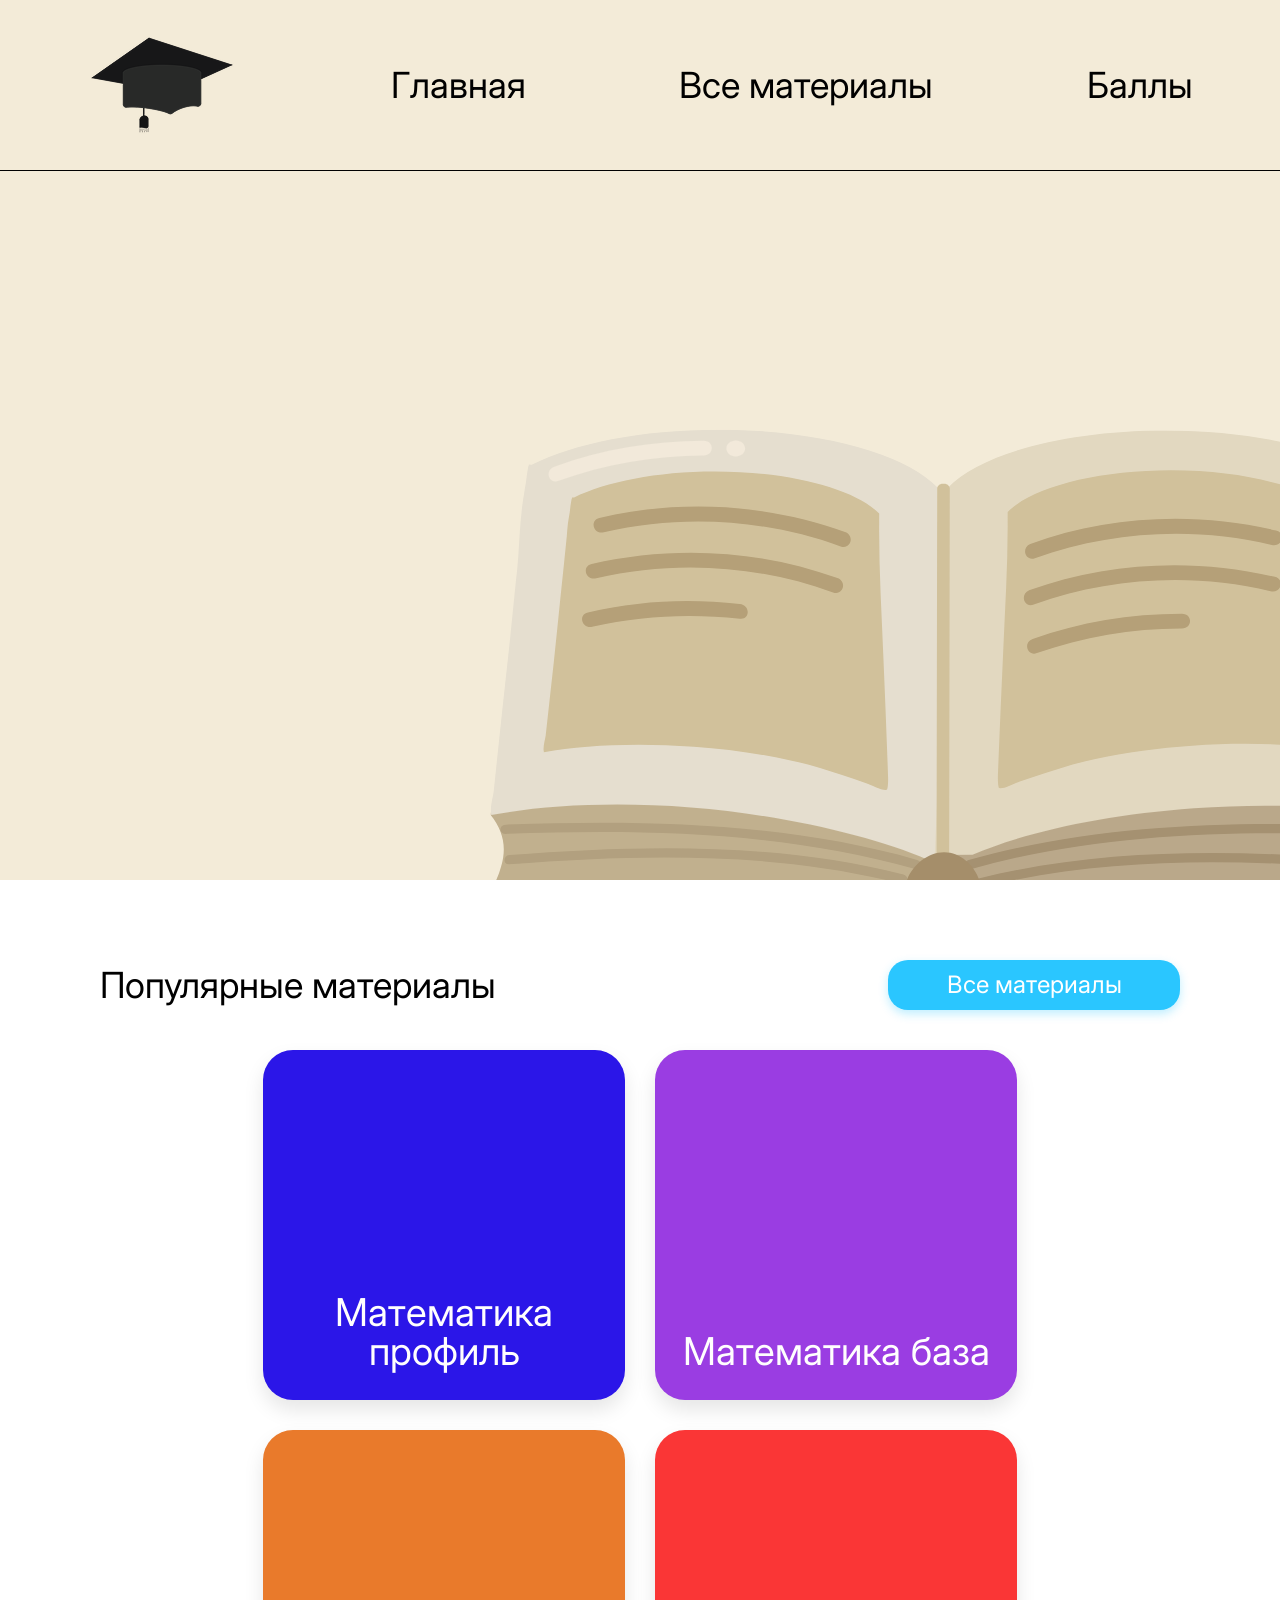
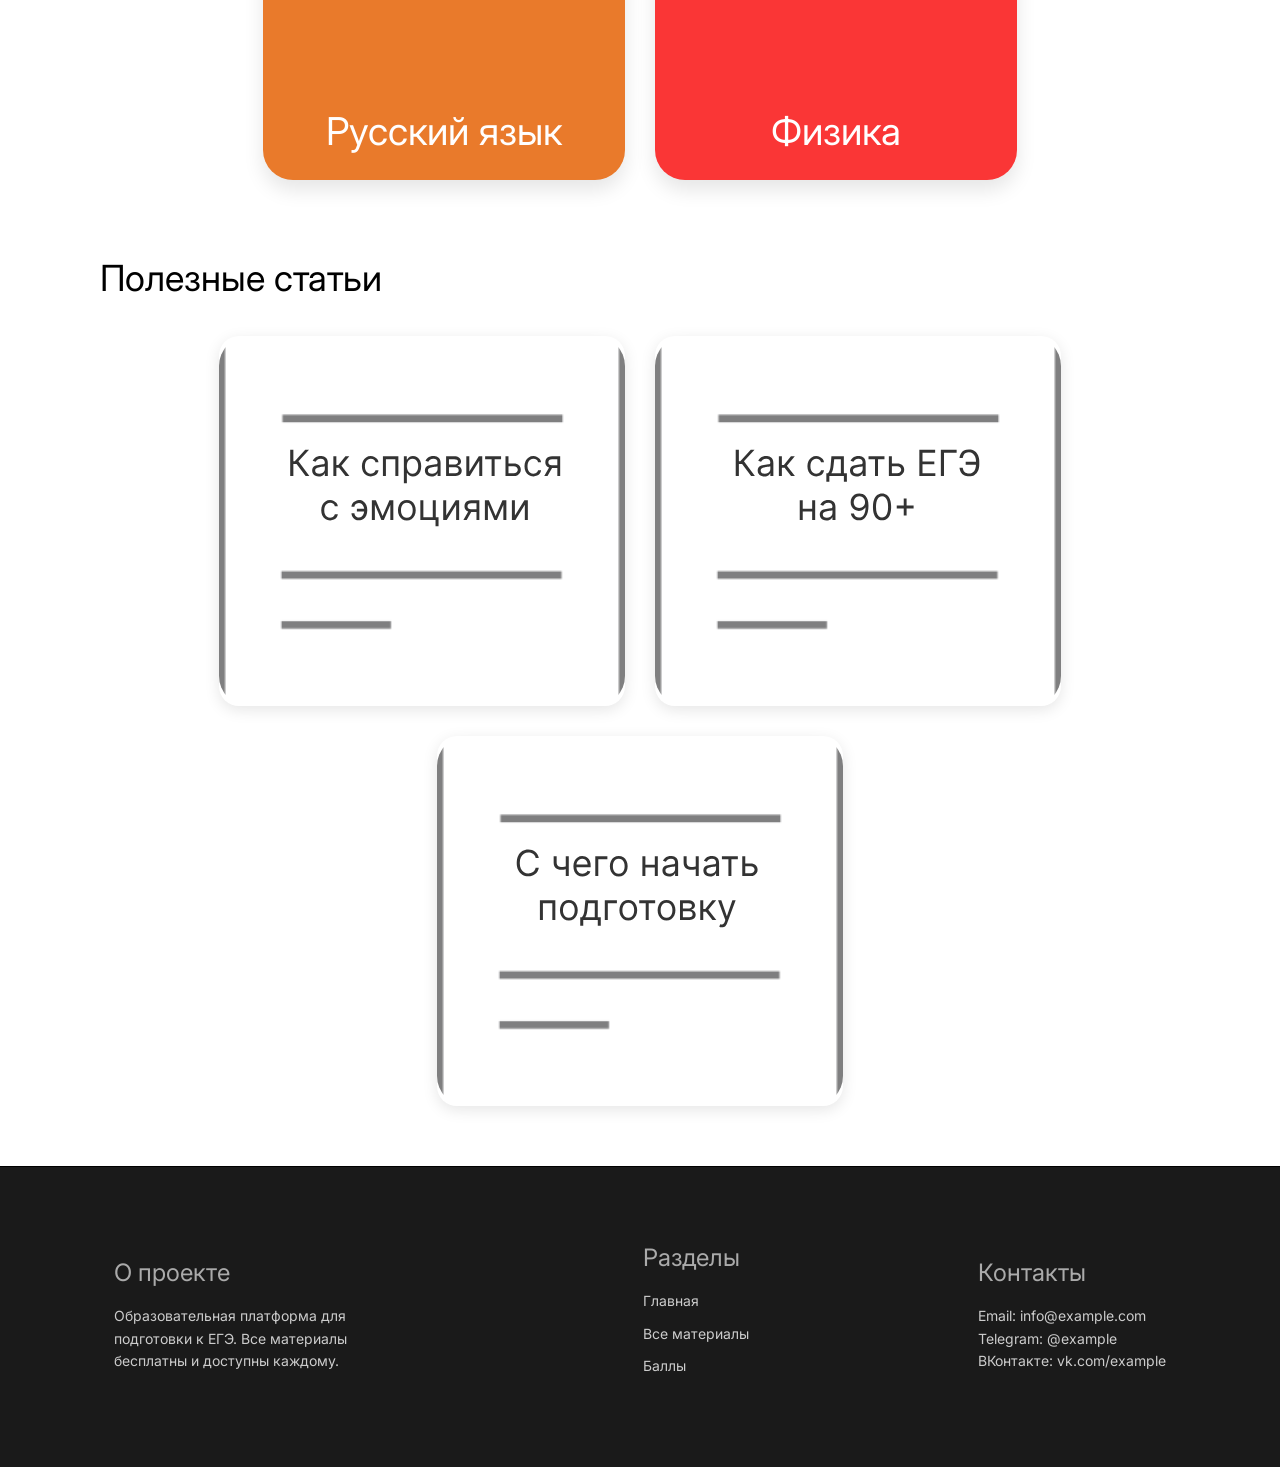
<file: index.html>
<!DOCTYPE html>
<html lang="ru">
<head>
    <meta name="viewport" content="width=1480, initial-scale=1">
    <meta charset="UTF-8">
    <link rel="preconnect" href="https://fonts.googleapis.com">
    <link rel="preconnect" href="https://fonts.gstatic.com" crossorigin>
    <link href="https://fonts.googleapis.com/css2?family=Inter:ital,opsz,wght@0,14..32,100..900;1,14..32,100..900&display=swap" rel="stylesheet">
    <link rel="stylesheet" href="./css/style.css">
    <link rel="icon" type="image/x-icon" href="./tab-icon.ico">
    <title>Образовательный портал</title>
</head>
<body>
    <div class="wrapper">
        <header class="head">
            <nav class="search_1">
                <div class="logo">
                    <img src="./tab-icon.ico" alt="Логотип" width="150" height="100">
                </div>
                <div><a href="index.html">Главная</a></div>
                <div><a href="materials.html">Все материалы</a></div>
                <div><a href="ball.html">Баллы</a></div>
            </nav>
            
            <section class="head_main">
                <img src="./img/Книга.svg" class="book_img" alt="Книга">
            </section>
        </header>

        <main class="main">
            <section class="sect">
                <div class="up">
                    <div class="name1">Популярные материалы</div>
                    <a href="materials.html" class="button_name1">
                        <div class="button_name1_text">Все материалы</div>
                    </a>
                </div>

                <div class="predm">
                    <a href="./math_prof.html">
                    <div class="math_prof">
                        <div class="math_prof_text">Математика профиль</div>
                    </div>
                    </a>
                    <a href="./math_baz.html">
                    <div class="math_baz">
                        <div class="math_baz_text">Математика база</div>
                    </div>
                    </a>
                    <a href="./rus.html">
                    <div class="rus">
                        <div class="rus_text">Русский язык</div>
                    </div>
                    </a>
                    <a href="./fiz.html">
                    <div class="fiz">
                        <div class="fiz_text">Физика</div>
                    </div>
                    </a>
                </div>

                <div class="text_state">Полезные статьи</div>
                
                <div class="state">
    <a href="https://www.b17.ru/article/674822/" >
        <img src="./img/Group 9.svg" alt="Статья 1" class="state1">
    </a>
    <a href="https://vc.ru/education/1083010-5-shagov-dlya-sdachi-ege-na-90-i-postupleniya-v-topovyi-vuz" >
        <img src="./img/Group 8.svg" alt="Статья 2" class="state2">
    </a>
    <a href="https://ria.ru/20250209/ekzamen-1785078788.html" >
        <img src="./img/Group 10.svg" alt="Статья 3" class="state3">
    </a>
</div>
            </section>
        </main>

        <footer class="footer">
            <div class="footer__col">
                <h3>О проекте</h3>
                <p>Образовательная платформа для подготовки к ЕГЭ. Все материалы бесплатны и доступны каждому.</p>
            </div>
            <div class="footer__col">
                <h3>Разделы</h3>
                <ul class="footer__list">
                    <li><a href="index.html">Главная</a></li>
                    <li><a href="materials.html">Все материалы</a></li>
                    <li><a href="ball.html">Баллы</a></li>
                </ul>
            </div>
            <div class="footer__col">
                <h3>Контакты</h3>
                <p>Email: info@example.com</p>
                <p>Telegram: @example</p>
                <p>ВКонтакте: vk.com/example</p>
            </div>
        </footer>
    </div>
</body>
</html>
</file>
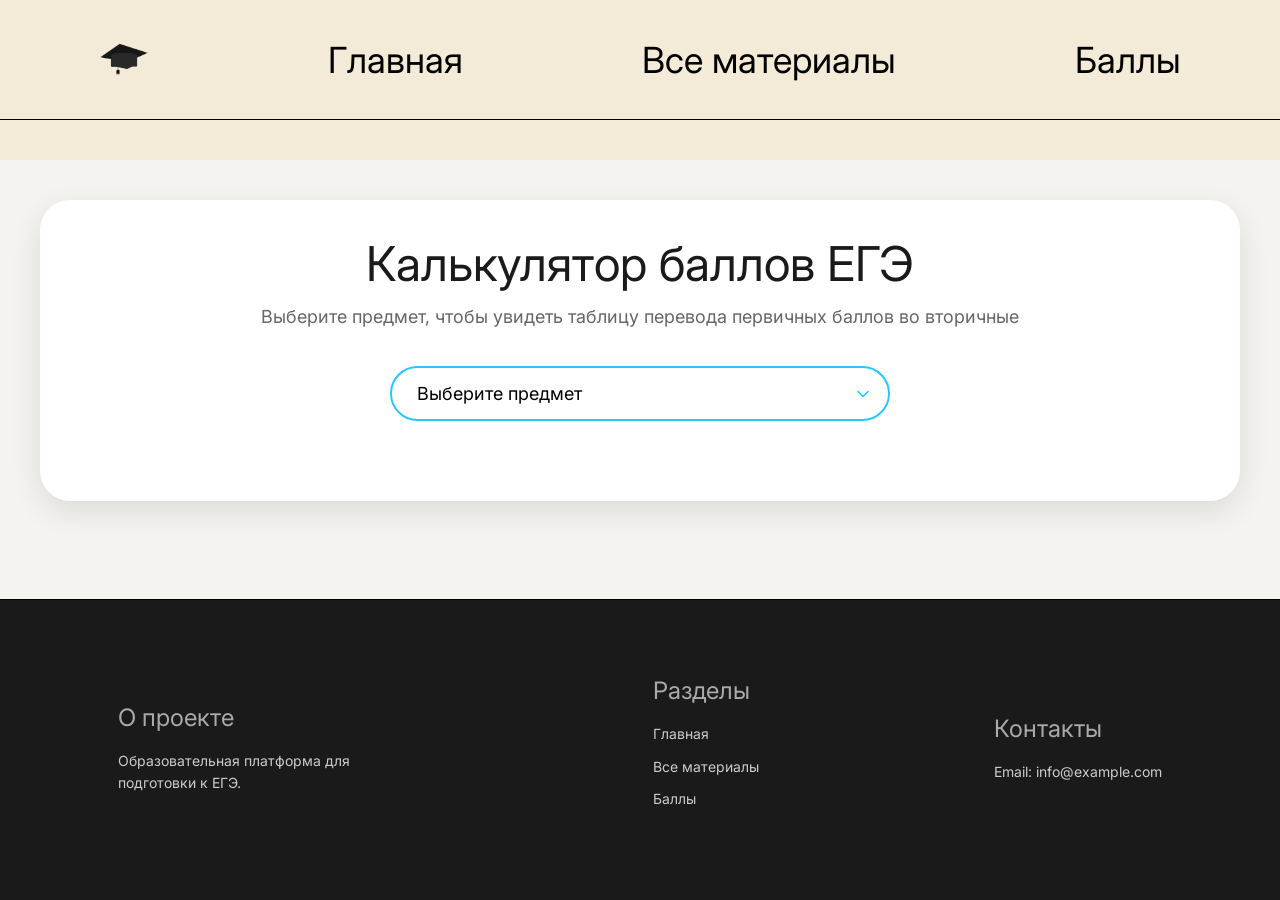
<file: ball.html>
<!DOCTYPE html>
<html lang="ru">
<head>
    <meta charset="UTF-8">
    <meta name="viewport" content="width=1480, initial-scale=1">
    <link rel="preconnect" href="https://fonts.googleapis.com">
    <link rel="preconnect" href="https://fonts.gstatic.com" crossorigin>
    <link href="https://fonts.googleapis.com/css2?family=Inter:opsz,wght@14..32,400;14..32,500;14..32,600;14..32,700&display=swap" rel="stylesheet">
    <link rel="stylesheet" href="./css/style.css">
    <link rel="icon" type="image/x-icon" href="./tab-icon.ico">
    <title>Баллы ЕГЭ</title>
    <style>
        /* Дополнительные стили для страницы баллов */
        .ball-page {
            background: #f5f3ef !important;
            padding: 40px 20px !important;
            min-height: auto !important;
        }
        
        .ball-container {
            max-width: 1200px;
            margin: 0 auto;
            background: white;
            border-radius: 30px;
            padding: 40px;
            box-shadow: 0 10px 30px rgba(0,0,0,0.1);
        }
        
        .ball-title {
            font-family: "Inter", sans-serif;
            font-size: 48px;
            font-weight: 400;
            text-align: center;
            margin: 0 0 20px 0;
            color: #1a1a1a;
        }
        
        .ball-subtitle {
            font-family: "Inter", sans-serif;
            font-size: 18px;
            text-align: center;
            margin-bottom: 40px;
            color: #666;
        }
        
        /* Выпадающий список */
        .subject-selector {
            margin-bottom: 40px;
        }
        
        .subject-select {
            width: 100%;
            max-width: 500px;
            margin: 0 auto;
            display: block;
            padding: 15px 25px;
            font-family: "Inter", sans-serif;
            font-size: 18px;
            border: 2px solid #2ac6ff;
            border-radius: 50px;
            background: white;
            cursor: pointer;
            transition: all 0.3s;
            appearance: none;
            background-image: url("data:image/svg+xml;charset=UTF-8,%3csvg xmlns='http://www.w3.org/2000/svg' viewBox='0 0 24 24' fill='none' stroke='%232ac6ff' stroke-width='2' stroke-linecap='round' stroke-linejoin='round'%3e%3cpolyline points='6 9 12 15 18 9'%3e%3c/polyline%3e%3c/svg%3e");
            background-repeat: no-repeat;
            background-position: right 15px center;
            background-size: 20px;
        }
        
        .subject-select:hover {
            border-color: #1ca8db;
            box-shadow: 0 5px 15px rgba(42, 198, 255, 0.2);
        }
        
        .subject-select:focus {
            outline: none;
            border-color: #1ca8db;
            box-shadow: 0 0 0 3px rgba(42, 198, 255, 0.3);
        }
        
        /* Таблица */
        .table-container {
            overflow-x: auto;
            border-radius: 20px;
            border: 1px solid #e0e0e0;
            margin-top: 30px;
            display: none;
        }
        
        .table-container.active {
            display: block;
        }
        
        .score-table {
            width: 100%;
            border-collapse: collapse;
            font-family: "Inter", sans-serif;
        }
        
        .score-table th {
            background: #2ac6ff;
            color: white;
            font-weight: 600;
            font-size: 18px;
            padding: 15px;
            text-align: center;
        }
        
        .score-table td {
            padding: 12px 15px;
            text-align: center;
            border-bottom: 1px solid #e0e0e0;
            font-size: 16px;
        }
        
        .score-table tr:last-child td {
            border-bottom: none;
        }
        
        .score-table tbody tr:hover {
            background: #f5f5f5;
        }
        
        .score-table .primary-score {
            font-weight: 600;
            color: #2b16e8;
        }
        
        .score-table .secondary-score {
            font-weight: 600;
            color: #e97a2b;
        }
        
        /* Информация о предмете */
        .subject-info {
            text-align: center;
            margin: 30px 0;
            padding: 20px;
            background: #f8f8f8;
            border-radius: 20px;
            display: none;
        }
        
        .subject-info.active {
            display: block;
        }
        
        .subject-info h3 {
            font-size: 24px;
            font-weight: 600;
            margin-bottom: 10px;
            color: #1a1a1a;
        }
        
        .subject-info p {
            font-size: 16px;
            color: #666;
        }
        
        .max-score {
            color: #2ac6ff;
            font-weight: 600;
            font-size: 20px;
        }
        
        /* Адаптивность */
        @media (max-width: 768px) {
            .ball-container {
                padding: 20px;
            }
            
            .ball-title {
                font-size: 36px;
            }
            
            .score-table th {
                font-size: 16px;
                padding: 10px;
            }
            
            .score-table td {
                font-size: 14px;
                padding: 8px 10px;
            }
            
            .subject-select {
                font-size: 16px;
                padding: 12px 20px;
            }
        }
        
        @media (max-width: 480px) {
            .ball-title {
                font-size: 28px;
            }
            
            .ball-subtitle {
                font-size: 16px;
            }
        }
    </style>
</head>
<body>
    <div class="wrapper">
        <header class="head" style="min-height: auto; height: auto; background: #f3ebd8;">
            <nav class="search_1">
                <div class="logo">
                    <img src="./tab-icon.ico" alt="Логотип" width="50" height="50">
                </div>
                <div><a href="index.html">Главная</a></div>
                <div><a href="materials.html">Все материалы</a></div>
                <div><a href="ball.html">Баллы</a></div>
            </nav>
        </header>

        <main class="main ball-page">
            <div class="ball-container">
                <h1 class="ball-title">Калькулятор баллов ЕГЭ</h1>
                <p class="ball-subtitle">Выберите предмет, чтобы увидеть таблицу перевода первичных баллов во вторичные</p>
                
                <div class="subject-selector">
                    <select id="subjectSelect" class="subject-select">
                        <option value="">Выберите предмет</option>
                        <option value="rus">Русский язык</option>
                        <option value="mathb">Математика (база)</option>
                        <option value="mathp">Математика (профиль)</option>
                        <option value="fiz">Физика</option>
                        <option value="him">Химия</option>
                        <option value="inf">Информатика</option>
                        <option value="bio">Биология</option>
                        <option value="ist">История</option>
                        <option value="obs">Обществознание</option>
                        <option value="geo">География</option>
                        <option value="eng">Английский язык</option>
                        <option value="lit">Литература</option>
                    </select>
                </div>

                <!-- Информация о предметах (будет показываться при выборе) -->
                <div id="rus-info" class="subject-info">
                    <h3>Русский язык</h3>
                    <p>Максимальный первичный балл: <span class="max-score">50</span></p>
                    <p>Минимальный первичный для получения аттистата: 10</p>
                </div>
                
                <div id="mathb-info" class="subject-info">
                    <h3>Математика (база)</h3>
                    <p>Оценивается по 5-балльной шкале</p>
                    <p>Минимальный первичный для получения аттистата: <span class="max-score">21</span></p>
                </div>
                
                <div id="mathp-info" class="subject-info">
                    <h3>Математика (профиль)</h3>
                    <p>Максимальный первичный балл: <span class="max-score">32</span></p>
                    <p>Минимальный первичный для получения аттистата: 5</p>
                </div>
                
                <div id="fiz-info" class="subject-info">
                    <h3>Физика</h3>
                    <p>Максимальный первичный балл: <span class="max-score">45</span></p>
                    <p>Минимальный первичный для получения аттистата: 8</p>
                </div>
                
                <div id="him-info" class="subject-info">
                    <h3>Химия</h3>
                    <p>Максимальный первичный балл: <span class="max-score">56</span></p>
                    <p>Минимальный первичный для получения аттистата: 11</p>
                </div>
                
                <div id="inf-info" class="subject-info">
                    <h3>Информатика</h3>
                    <p>Максимальный первичный балл: <span class="max-score">29</span></p>
                    <p>Минимальный первичный для получения аттистата: 6</p>
                </div>
                
                <div id="bio-info" class="subject-info">
                    <h3>Биология</h3>
                    <p>Максимальный первичный балл: <span class="max-score">57</span></p>
                    <p>Минимальный первичный для получения аттистата: 15</p>
                </div>
                
                <div id="ist-info" class="subject-info">
                    <h3>История</h3>
                    <p>Максимальный первичный балл: <span class="max-score">42</span></p>
                    <p>Минимальный первичный для получения аттистата: 8</p>
                </div>
                
                <div id="obs-info" class="subject-info">
                    <h3>Обществознание</h3>
                    <p>Максимальный первичный балл: <span class="max-score">58</span></p>
                    <p>Минимальный первичный для получения аттистата: 21</p>
                </div>
                
                <div id="geo-info" class="subject-info">
                    <h3>География</h3>
                    <p>Максимальный первичный балл: <span class="max-score">38</span></p>
                    <p>Минимальный первичный для получения аттистата: 9</p>
                </div>
                
                <div id="eng-info" class="subject-info">
                    <h3>Английский язык</h3>
                    <p>Максимальный первичный балл: <span class="max-score">82</span></p>
                    <p>Минимальный первичный для получения аттистата: 18</p>
                </div>
                
                <div id="lit-info" class="subject-info">
                    <h3>Литература</h3>
                    <p>Максимальный первичный балл: <span class="max-score">48</span></p>
                    <p>Минимальный первичный для получения аттистата: 13</p>
                </div>

                <!-- Таблицы перевода баллов -->
                <div id="rus-table" class="table-container">
                    <table class="score-table">
                        <thead>
                            <tr>
                                <th>Первичный балл</th>
                                <th>Тестовый балл</th>
                            </tr>
                        </thead>
                        <tbody>
                            <tr><td class="primary-score">0-9</td><td class="secondary-score">0-22</td></tr>
                            <tr><td class="primary-score">10-19</td><td class="secondary-score">24-42</td></tr>
                            <tr><td class="primary-score">21-27</td><td class="secondary-score">43-54</td></tr>
                            <tr><td class="primary-score">28-40</td><td class="secondary-score">55-73</td></tr>
                            <tr><td class="primary-score">41-45</td><td class="secondary-score">75-86</td></tr>
                            <tr><td class="primary-score">46-50</td><td class="secondary-score">89-100</td></tr>
                        </tbody>
                    </table>
                </div>

                <div id="mathb-table" class="table-container">
                    <table class="score-table">
                        <thead>
                            <tr>
                                <th>Первичный балл</th>
                                <th>Оценка</th>
                            </tr>
                        </thead>
                        <tbody>
                            <tr><td class="primary-score">0-6</td><td class="secondary-score">2</td></tr>
                            <tr><td class="primary-score">7-11</td><td class="secondary-score">3</td></tr>
                            <tr><td class="primary-score">12-16</td><td class="secondary-score">4</td></tr>
                            <tr><td class="primary-score">17-21</td><td class="secondary-score">5</td></tr>
                        </tbody>
                    </table>
                </div>

                <div id="mathp-table" class="table-container">
                    <table class="score-table">
                        <thead>
                            <tr>
                                <th>Первичный балл</th>
                                <th>Тестовый балл</th>
                            </tr>
                        </thead>
                        <tbody>
                            <tr><td class="primary-score">0-5</td><td class="secondary-score">0-27</td></tr>
                            <tr><td class="primary-score">6-12</td><td class="secondary-score">34-70</td></tr>
                            <tr><td class="primary-score">13-18</td><td class="secondary-score">72-82</td></tr>
                            <tr><td class="primary-score">19-24</td><td class="secondary-score">84-94</td></tr>
                            <tr><td class="primary-score">25-32</td><td class="secondary-score">95-100</td></tr>
                        </tbody>
                    </table>
                </div>

                <div id="fiz-table" class="table-container">
                    <table class="score-table">
                        <thead>
                            <tr>
                                <th>Первичный балл</th>
                                <th>Тестовый балл</th>
                            </tr>
                        </thead>
                        <tbody>
                            <tr><td class="primary-score">0-10</td><td class="secondary-score">0-33</td></tr>
                            <tr><td class="primary-score">11-20</td><td class="secondary-score">34-44</td></tr>
                            <tr><td class="primary-score">21-30</td><td class="secondary-score">45-55</td></tr>
                            <tr><td class="primary-score">31-40</td><td class="secondary-score">56-66</td></tr>
                            <tr><td class="primary-score">41-50</td><td class="secondary-score">67-82</td></tr>
                            <tr><td class="primary-score">51-54</td><td class="secondary-score">83-100</td></tr>
                        </tbody>
                    </table>
                </div>

                <div id="him-table" class="table-container">
                    <table class="score-table">
                        <thead>
                            <tr>
                                <th>Первичный балл</th>
                                <th>Тестовый балл</th>
                            </tr>
                        </thead>
                        <tbody>
                            <tr><td class="primary-score">0-10</td><td class="secondary-score">0-33</td></tr>
                            <tr><td class="primary-score">11-20</td><td class="secondary-score">36-48</td></tr>
                            <tr><td class="primary-score">21-30</td><td class="secondary-score">49-61</td></tr>
                            <tr><td class="primary-score">31-40</td><td class="secondary-score">62-74</td></tr>
                            <tr><td class="primary-score">41-50</td><td class="secondary-score">75-90</td></tr>
                            <tr><td class="primary-score">51-56</td><td class="secondary-score">91-100</td></tr>
                        </tbody>
                    </table>
                </div>

                <div id="inf-table" class="table-container">
                    <table class="score-table">
                        <thead>
                            <tr>
                                <th>Первичный балл</th>
                                <th>Тестовый балл</th>
                            </tr>
                        </thead>
                        <tbody>
                            <tr><td class="primary-score">0-5</td><td class="secondary-score">0-34</td></tr>
                            <tr><td class="primary-score">6-10</td><td class="secondary-score">40-51</td></tr>
                            <tr><td class="primary-score">11-15</td><td class="secondary-score">54-64</td></tr>
                            <tr><td class="primary-score">16-20</td><td class="secondary-score">67-78</td></tr>
                            <tr><td class="primary-score">21-25</td><td class="secondary-score">80-90</td></tr>
                            <tr><td class="primary-score">26-29</td><td class="secondary-score">93-100</td></tr>
                        </tbody>
                    </table>
                </div>

                <div id="bio-table" class="table-container">
                    <table class="score-table">
                        <thead>
                            <tr>
                                <th>Первичный балл</th>
                                <th>Тестовый балл</th>
                            </tr>
                        </thead>
                        <tbody>
                            <tr><td class="primary-score">0-14</td><td class="secondary-score">0-33</td></tr>
                            <tr><td class="primary-score">15-24</td><td class="secondary-score">36-51</td></tr>
                            <tr><td class="primary-score">25-36</td><td class="secondary-score">53-71</td></tr>
                            <tr><td class="primary-score">37-48</td><td class="secondary-score">72-85</td></tr>
                            <tr><td class="primary-score">49-57</td><td class="secondary-score">86-100</td></tr>
                        </tbody>
                    </table>
                </div>

                <div id="ist-table" class="table-container">
                    <table class="score-table">
                        <thead>
                            <tr>
                                <th>Первичный балл</th>
                                <th>Тестовый балл</th>
                            </tr>
                        </thead>
                        <tbody>
                            <tr><td class="primary-score">0-7</td><td class="secondary-score">0-28</td></tr>
                            <tr><td class="primary-score">8-14</td><td class="secondary-score">32-44</td></tr>
                            <tr><td class="primary-score">15-21</td><td class="secondary-score">45-57</td></tr>
                            <tr><td class="primary-score">22-28</td><td class="secondary-score">58-70</td></tr>
                            <tr><td class="primary-score">29-35</td><td class="secondary-score">72-84</td></tr>
                            <tr><td class="primary-score">36-42</td><td class="secondary-score">87-100</td></tr>
                        </tbody>
                    </table>
                </div>

                <div id="obs-table" class="table-container">
                    <table class="score-table">
                        <thead>
                            <tr>
                                <th>Первичный балл</th>
                                <th>Тестовый балл</th>
                            </tr>
                        </thead>
                        <tbody>
                            <tr><td class="primary-score">0-14</td><td class="secondary-score">0-28</td></tr>
                            <tr><td class="primary-score">15-24</td><td class="secondary-score">30-47</td></tr>
                            <tr><td class="primary-score">25-34</td><td class="secondary-score">48-60</td></tr>
                            <tr><td class="primary-score">35-44</td><td class="secondary-score">62-73</td></tr>
                            <tr><td class="primary-score">45-54</td><td class="secondary-score">75-92</td></tr>
                            <tr><td class="primary-score">55-58</td><td class="secondary-score">94-100</td></tr>
                        </tbody>
                    </table>
                </div>

                <div id="geo-table" class="table-container">
                    <table class="score-table">
                        <thead>
                            <tr>
                                <th>Первичный балл</th>
                                <th>Тестовый балл</th>
                            </tr>
                        </thead>
                        <tbody>
                            <tr><td class="primary-score">0-9</td><td class="secondary-score">0-37</td></tr>
                            <tr><td class="primary-score">10-18</td><td class="secondary-score">39-49</td></tr>
                            <tr><td class="primary-score">19-27</td><td class="secondary-score">51-62</td></tr>
                            <tr><td class="primary-score">28-36</td><td class="secondary-score">63-90</td></tr>
                            <tr><td class="primary-score">37-38</td><td class="secondary-score">95-100</td></tr>
                        </tbody>
                    </table>
                </div>

                <div id="eng-table" class="table-container">
                    <table class="score-table">
                        <thead>
                            <tr>
                                <th>Первичный балл</th>
                                <th>Тестовый балл</th>
                            </tr>
                        </thead>
                        <tbody>
                            <tr><td class="primary-score">0-17</td><td class="secondary-score">0-21</td></tr>
                            <tr><td class="primary-score">18-30</td><td class="secondary-score">22-36</td></tr>
                            <tr><td class="primary-score">31-42</td><td class="secondary-score">37-49</td></tr>
                            <tr><td class="primary-score">43-54</td><td class="secondary-score">50-62</td></tr>
                            <tr><td class="primary-score">55-66</td><td class="secondary-score">63-75</td></tr>
                            <tr><td class="primary-score">67-78</td><td class="secondary-score">76-92</td></tr>
                            <tr><td class="primary-score">79-82</td><td class="secondary-score">94-100</td></tr>
                        </tbody>
                    </table>
                </div>

                <div id="lit-table" class="table-container">
                    <table class="score-table">
                        <thead>
                            <tr>
                                <th>Первичный балл</th>
                                <th>Тестовый балл</th>
                            </tr>
                        </thead>
                        <tbody>
                            <tr><td class="primary-score">0-12</td><td class="secondary-score">0-30</td></tr>
                            <tr><td class="primary-score">13-18</td><td class="secondary-score">32-38</td></tr>
                            <tr><td class="primary-score">19-27</td><td class="secondary-score">39-47</td></tr>
                            <tr><td class="primary-score">28-36</td><td class="secondary-score">49-57</td></tr>
                            <tr><td class="primary-score">37-45</td><td class="secondary-score">58-84</td></tr>
                            <tr><td class="primary-score">46-48</td><td class="secondary-score">89-100</td></tr>
                        </tbody>
                    </table>
                </div>
            </div>
        </main>

        <footer class="footer">
            <div class="footer__col">
                <h3>О проекте</h3>
                <p>Образовательная платформа для подготовки к ЕГЭ.</p>
            </div>
            <div class="footer__col">
                <h3>Разделы</h3>
                <ul class="footer__list">
                    <li><a href="index.html">Главная</a></li>
                    <li><a href="materials.html">Все материалы</a></li>
                    <li><a href="ball.html">Баллы</a></li>
                </ul>
            </div>
            <div class="footer__col">
                <h3>Контакты</h3>
                <p>Email: info@example.com</p>
            </div>
        </footer>
    </div>

    <script>
        // Скрипт для показа таблицы выбранного предмета
        document.getElementById('subjectSelect').addEventListener('change', function() {
            // Скрываем все таблицы и информацию
            const tables = document.querySelectorAll('.table-container');
            const infos = document.querySelectorAll('.subject-info');
            
            tables.forEach(table => {
                table.classList.remove('active');
            });
            
            infos.forEach(info => {
                info.classList.remove('active');
            });
            
            // Показываем выбранный предмет
            const selectedValue = this.value;
            
            if (selectedValue) {
                const selectedTable = document.getElementById(selectedValue + '-table');
                const selectedInfo = document.getElementById(selectedValue + '-info');
                
                if (selectedTable) {
                    selectedTable.classList.add('active');
                }
                
                if (selectedInfo) {
                    selectedInfo.classList.add('active');
                }
            }
        });
    </script>
</body>
</html>
</file>
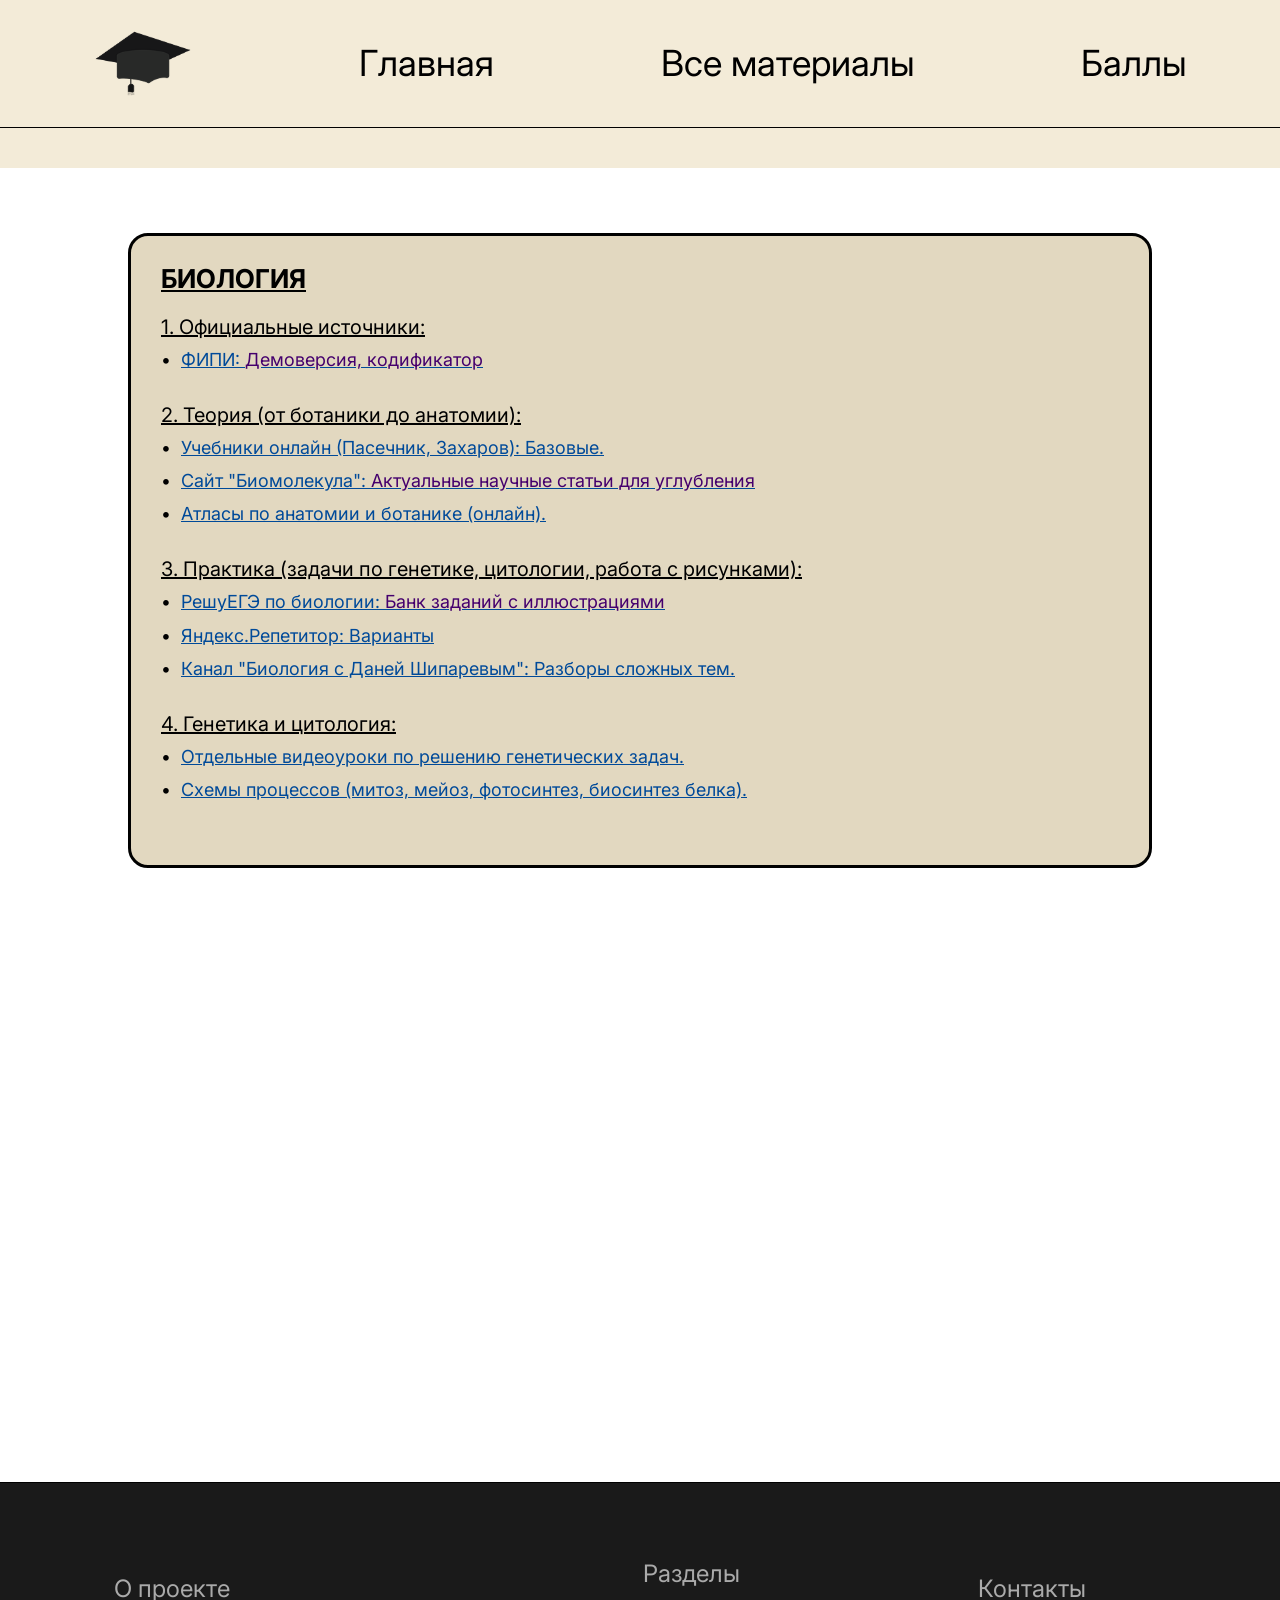
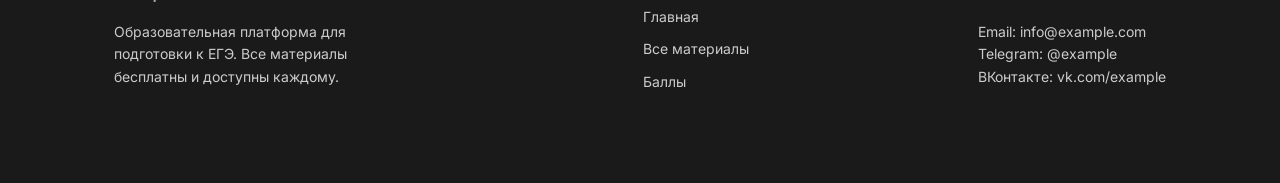
<file: bio.html>
<!DOCTYPE html>
<html lang="ru">
<head>
    <meta charset="UTF-8">
    <meta name="viewport" content="width=device-width, initial-scale=1.0">
    <link rel="preconnect" href="https://fonts.googleapis.com">
    <link rel="preconnect" href="https://fonts.gstatic.com" crossorigin>
    <link href="https://fonts.googleapis.com/css2?family=Inter:ital,opsz,wght@0,14..32,100..900;1,14..32,100..900&display=swap" rel="stylesheet">
    <link rel="stylesheet" href="./css/style.css">
    <link rel="icon" type="image/x-icon" href="./tab-icon.ico">
    <title>Все материалы</title>
</head>
<body>
    <div class="wrapper">
        <header class="head" style="min-height: auto; height: auto;">
            <nav class="search_1">
                <div class="logo">
                    <img src="./tab-icon.ico" alt="Логотип" width="100" height="50">
                </div>
                <div><a href="index.html">Главная</a></div>
                <div><a href="materials.html">Все материалы</a></div>
                <div><a href="ball.html">Баллы</a></div>
            </nav>
        </header>
        <main class="main">
          <section class="glavn">
            <span class="title-page">БИОЛОГИЯ</span>

<div class="content-section">
    <span class="section-title">1. Официальные источники:</span>
    <ul class="content-list">
        <li>ФИПИ: <a href="https://fipi.ru/ege/demoversii-specifikacii-kodifikatory" class="l1">Демоверсия, кодификатор</a></li>
    </ul>
</div>

<div class="content-section">
    <span class="section-title">2. Теория (от ботаники до анатомии):</span>
    <ul class="content-list">
        <li>Учебники онлайн (Пасечник, Захаров): Базовые.</li>
        <li>Сайт "Биомолекула": <a href="https://biomolecula.ru/" class="l1">Актуальные научные статьи для углубления</a></li>
        <li>Атласы по анатомии и ботанике (онлайн).</li>
    </ul>
</div>

<div class="content-section">
    <span class="section-title">3. Практика (задачи по генетике, цитологии, работа с рисунками):</span>
    <ul class="content-list">
        <li>РешуЕГЭ по биологии: <a href="https://bio-ege.sdamgia.ru/" class="l1">Банк заданий с иллюстрациями</a></li>
        <li>Яндекс.Репетитор: Варианты</li>
        <li>Канал "Биология с Даней Шипаревым": Разборы сложных тем.</li>
    </ul>
</div>

<div class="content-section">
    <span class="section-title">4. Генетика и цитология:</span>
    <ul class="content-list">
        <li>Отдельные видеоуроки по решению генетических задач.</li>
        <li>Схемы процессов (митоз, мейоз, фотосинтез, биосинтез белка).</li>
    </ul>
</div>

          </section>
        </main>
        <footer class="footer">
            <div class="footer__col">
                <h3>О проекте</h3>
                <p>Образовательная платформа для подготовки к ЕГЭ. Все материалы бесплатны и доступны каждому.</p>
            </div>
            <div class="footer__col">
                <h3>Разделы</h3>
                <ul class="footer__list">
                    <li><a href="index.html">Главная</a></li>
                    <li><a href="materials.html">Все материалы</a></li>
                    <li><a href="ball.html">Баллы</a></li>
                </ul>
            </div>
            <div class="footer__col">
                <h3>Контакты</h3>
                <p>Email: info@example.com</p>
                <p>Telegram: @example</p>
                <p>ВКонтакте: vk.com/example</p>
            </div>
        </footer>
    </div>
</body>
</html>
</file>
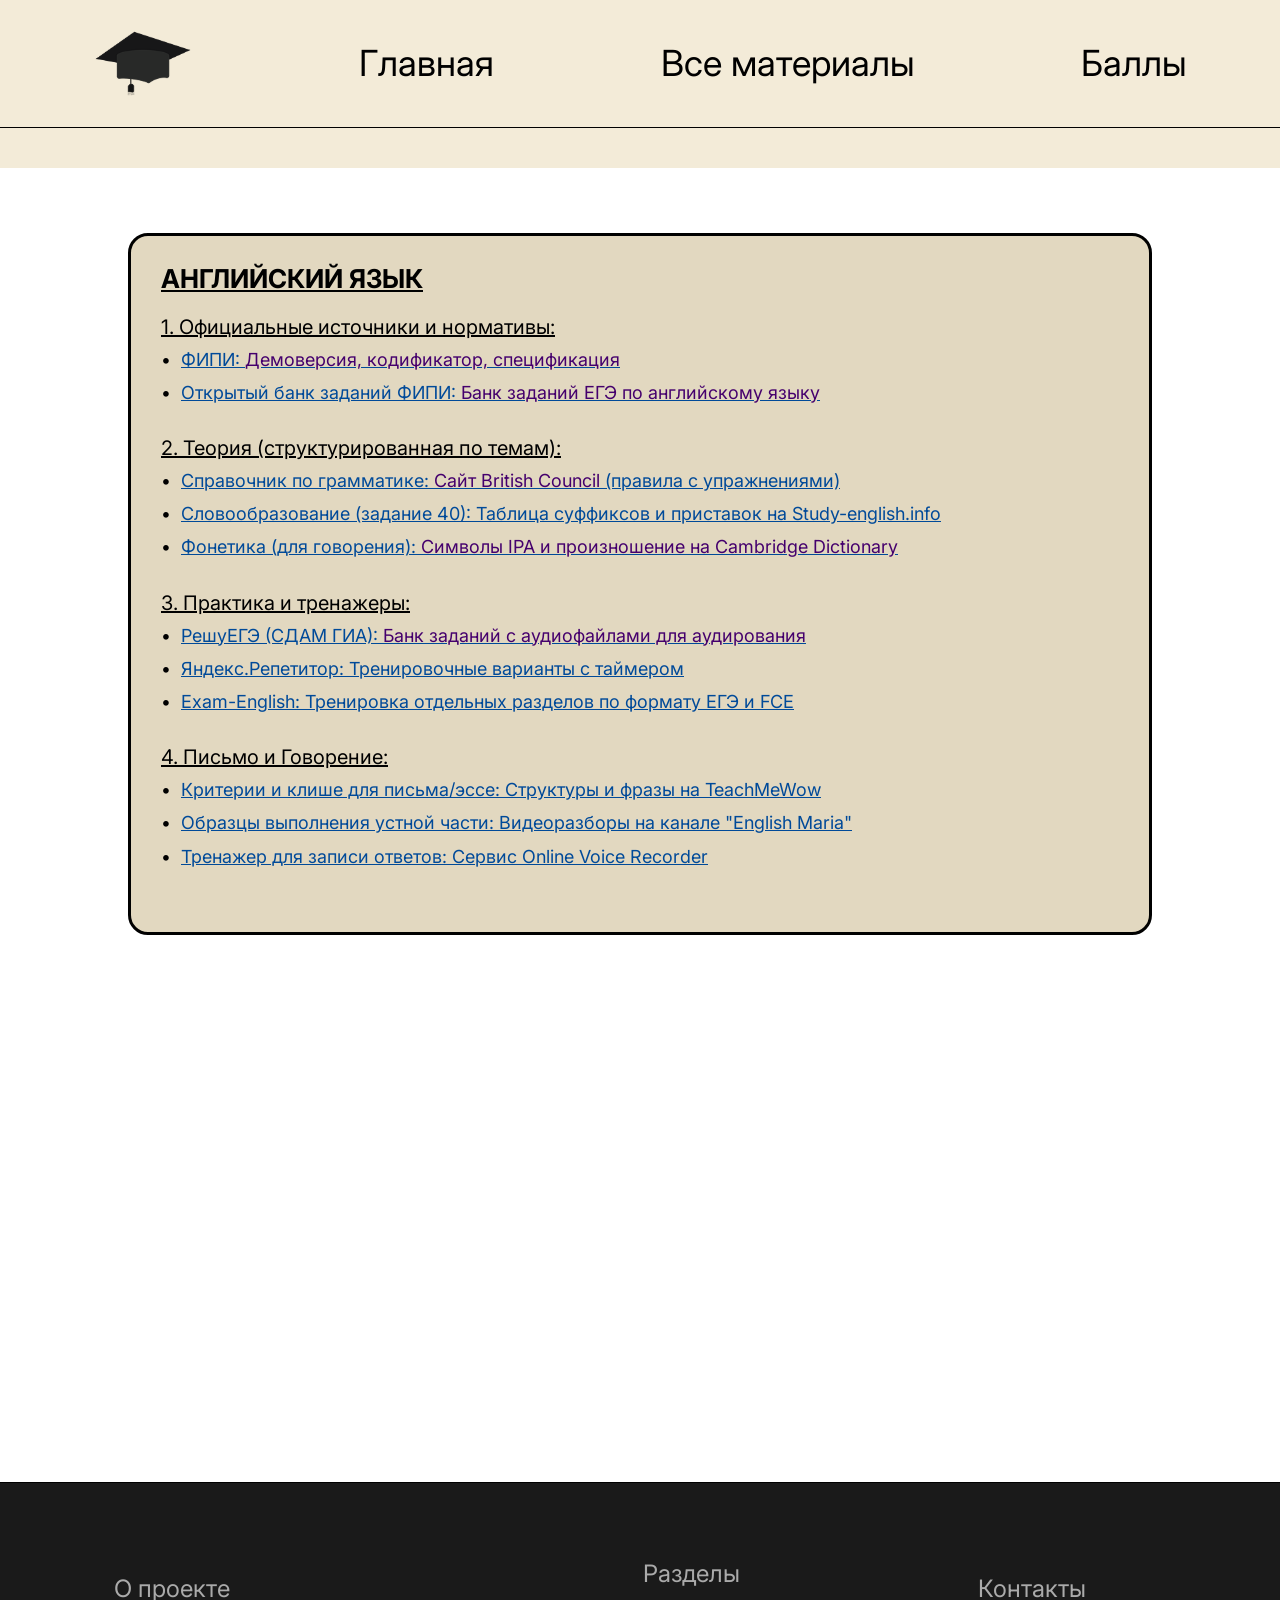
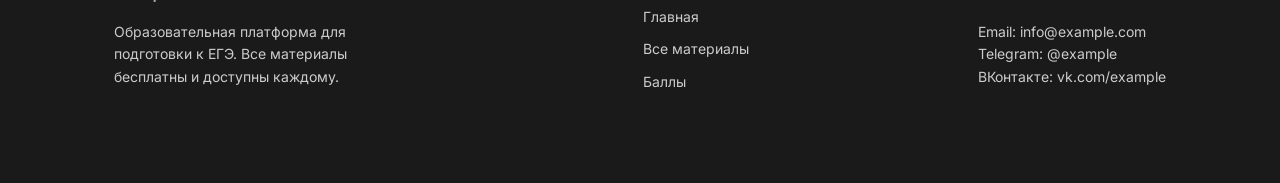
<file: eng.html>
<!DOCTYPE html>
<html lang="ru">
<head>
    <meta charset="UTF-8">
    <meta name="viewport" content="width=device-width, initial-scale=1.0">
    <link rel="preconnect" href="https://fonts.googleapis.com">
    <link rel="preconnect" href="https://fonts.gstatic.com" crossorigin>
    <link href="https://fonts.googleapis.com/css2?family=Inter:ital,opsz,wght@0,14..32,100..900;1,14..32,100..900&display=swap" rel="stylesheet">
    <link rel="stylesheet" href="./css/style.css">
    <link rel="icon" type="image/x-icon" href="./tab-icon.ico">
    <title>Все материалы</title>
</head>
<body>
    
    <div class="wrapper">
        <header class="head" style="min-height: auto; height: auto;">
            <nav class="search_1">
                <div class="logo">
                    <img src="./tab-icon.ico" alt="Логотип" width="100" height="50">
                </div>
                <div><a href="index.html">Главная</a></div>
                <div><a href="materials.html">Все материалы</a></div>
                <div><a href="ball.html">Баллы</a></div>
            </nav>
        </header>
        <main class="main">
          <section class="glavn">
           <span class="title-page">АНГЛИЙСКИЙ ЯЗЫК</span>

<div class="content-section">
    <span class="section-title">1. Официальные источники и нормативы:</span>
    <ul class="content-list">
        <li>ФИПИ: <a href="https://fipi.ru/ege/metodicheskaya-kopilka" class="l1">Демоверсия, кодификатор, спецификация</a></li>
        <li>Открытый банк заданий ФИПИ: <a href="https://fipi.ru/ege/otkrytyy-bank-zadaniy-ege" class="l1">Банк заданий ЕГЭ по английскому языку</a></li>
    </ul>
</div>

<div class="content-section">
    <span class="section-title">2. Теория (структурированная по темам):</span>
    <ul class="content-list">
        <li>Справочник по грамматике: <a href="https://learnenglish.britishcouncil.org/grammar" class="l1">Сайт British Council</a> (правила с упражнениями)</li>
        <li>Словообразование (задание 40): Таблица суффиксов и приставок на Study-english.info</li>
        <li>Фонетика (для говорения): <a href="https://dictionary.cambridge.org/help/phonetics.html" class="l1">Символы IPA и произношение на Cambridge Dictionary</a></li>
    </ul>
</div>

<div class="content-section">
    <span class="section-title">3. Практика и тренажеры:</span>
    <ul class="content-list">
        <li>РешуЕГЭ (СДАМ ГИА): <a href="https://en-ege.sdamgia.ru/" class="l1">Банк заданий с аудиофайлами для аудирования</a></li>
        <li>Яндекс.Репетитор: Тренировочные варианты с таймером</li>
        <li>Exam-English: Тренировка отдельных разделов по формату ЕГЭ и FCE</li>
    </ul>
</div>

<div class="content-section">
    <span class="section-title">4. Письмо и Говорение:</span>
    <ul class="content-list">
        <li>Критерии и клише для письма/эссе: Структуры и фразы на TeachMeWow</li>
        <li>Образцы выполнения устной части: Видеоразборы на канале "English Maria"</li>
        <li>Тренажер для записи ответов: Сервис Online Voice Recorder</li>
    </ul>
</div>
            </section>   <!-- закрываем section.glavn -->
        </main>          <!-- закрываем main -->

        <footer class="footer">
            <div class="footer__col">
                <h3>О проекте</h3>
                <p>Образовательная платформа для подготовки к ЕГЭ. Все материалы бесплатны и доступны каждому.</p>
            </div>
            <div class="footer__col">
                <h3>Разделы</h3>
                <ul class="footer__list">
                    <li><a href="index.html">Главная</a></li>
                    <li><a href="materials.html">Все материалы</a></li>
                    <li><a href="ball.html">Баллы</a></li>
                </ul>
            </div>
            <div class="footer__col">
                <h3>Контакты</h3>
                <p>Email: info@example.com</p>
                <p>Telegram: @example</p>
                <p>ВКонтакте: vk.com/example</p>
            </div>
        </footer>
    </div>  <!-- закрываем wrapper -->
</body>
</html>
</file>
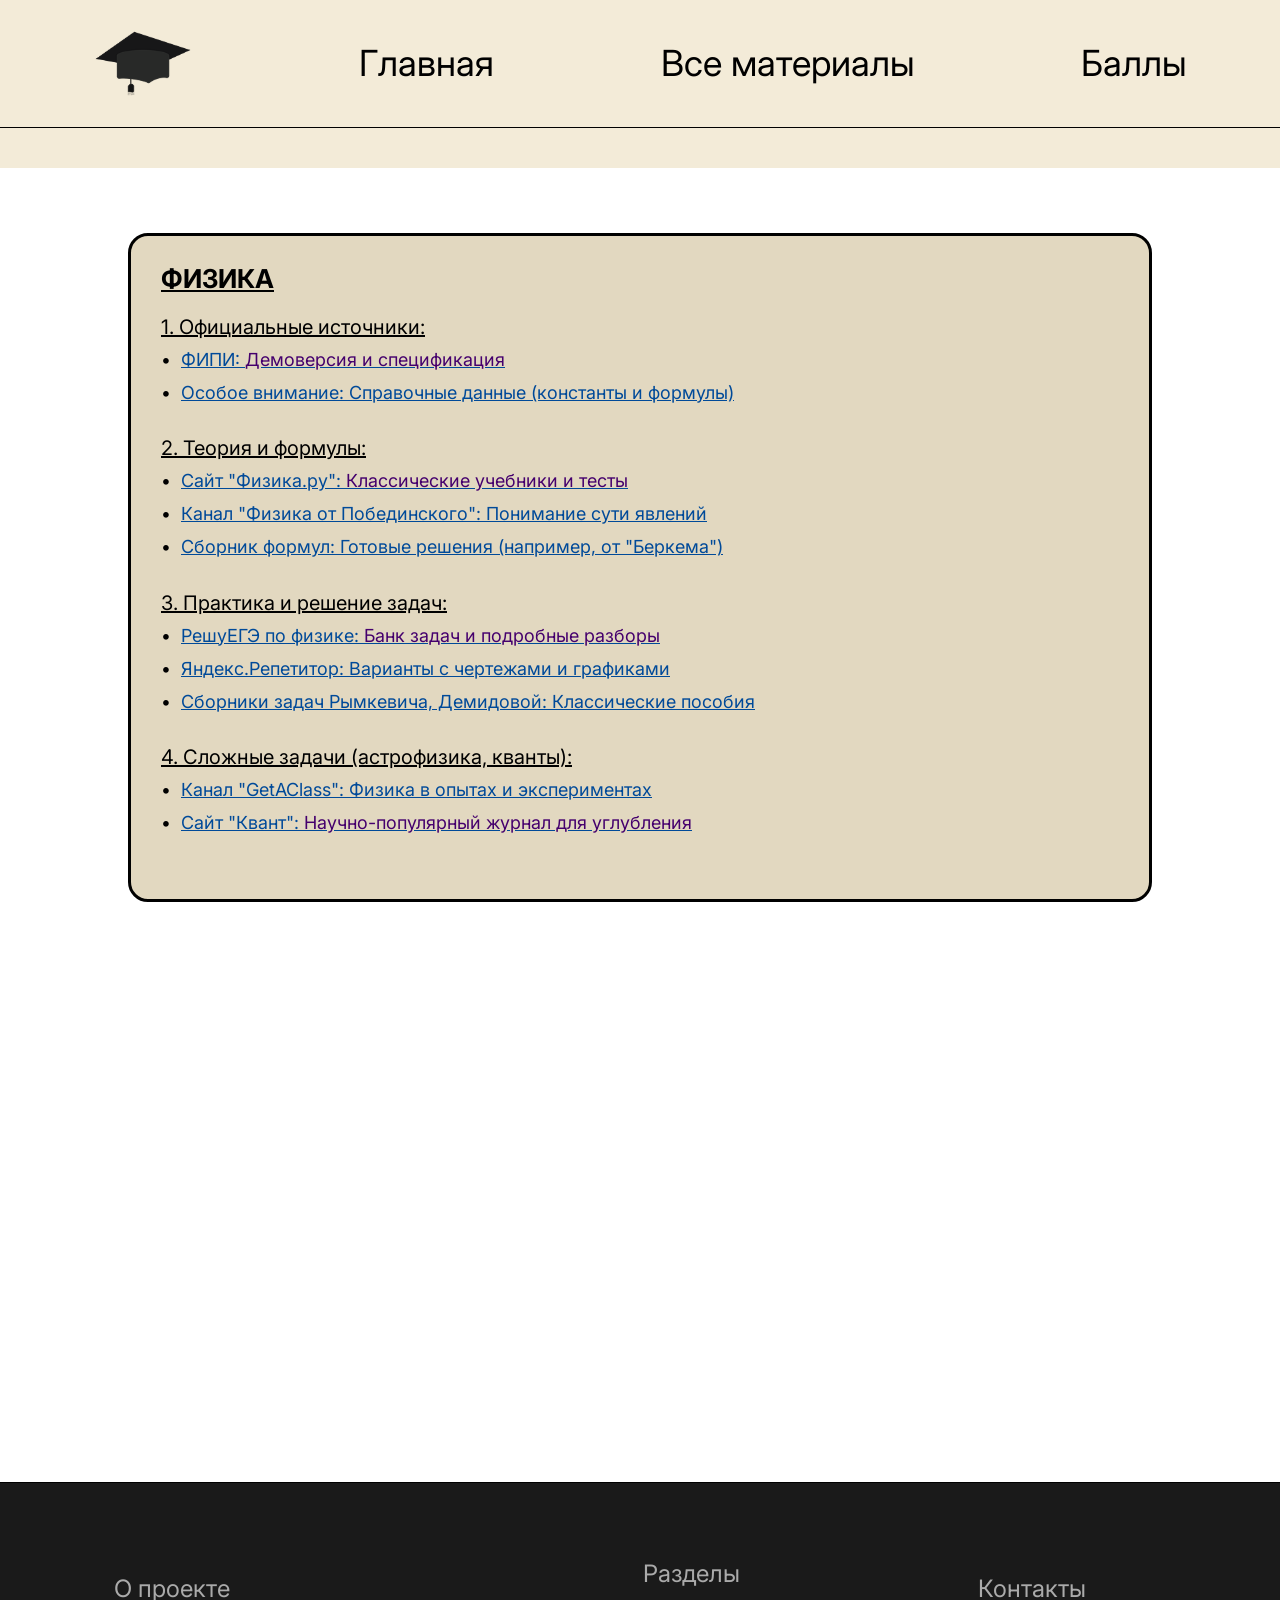
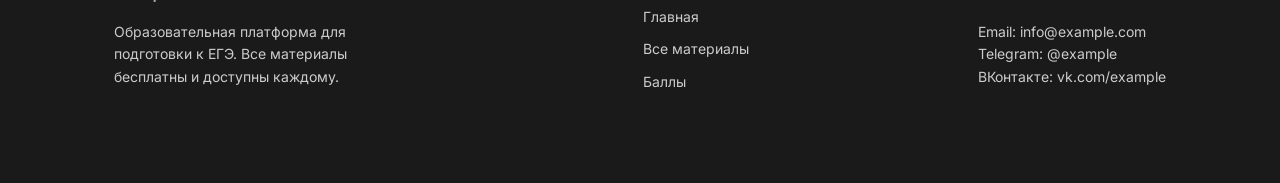
<file: fiz.html>
<!DOCTYPE html>
<html lang="ru">
<head>
    <meta charset="UTF-8">
    <meta name="viewport" content="width=device-width, initial-scale=1.0">
    <link rel="preconnect" href="https://fonts.googleapis.com">
    <link rel="preconnect" href="https://fonts.gstatic.com" crossorigin>
    <link href="https://fonts.googleapis.com/css2?family=Inter:ital,opsz,wght@0,14..32,100..900;1,14..32,100..900&display=swap" rel="stylesheet">
    <link rel="stylesheet" href="./css/style.css">
    <link rel="icon" type="image/x-icon" href="./tab-icon.ico">
    <title>Все материалы</title>
</head>
<body>
    <div class="wrapper">
        <header class="head" style="min-height: auto; height: auto;">
            <nav class="search_1">
                <div class="logo">
                    <img src="./tab-icon.ico" alt="Логотип" width="100" height="50">
                </div>
                <div><a href="index.html">Главная</a></div>
                <div><a href="materials.html">Все материалы</a></div>
                <div><a href="ball.html">Баллы</a></div>
            </nav>
        </header>
        <main class="main">
          <section class="glavn">
            <span class="title-page">ФИЗИКА</span>

<div class="content-section">
    <span class="section-title">1. Официальные источники:</span>
    <ul class="content-list">
        <li>ФИПИ: <a href="https://fipi.ru/ege/demoversii-specifikacii-kodifikatory" class="l1">Демоверсия и спецификация</a></li>
        <li>Особое внимание: Справочные данные (константы и формулы)</li>
    </ul>
</div>

<div class="content-section">
    <span class="section-title">2. Теория и формулы:</span>
    <ul class="content-list">
        <li>Сайт "Физика.ру": <a href="http://www.fizika.ru/" class="l1">Классические учебники и тесты</a></li>
        <li>Канал "Физика от Побединского": Понимание сути явлений</li>
        <li>Сборник формул: Готовые решения (например, от "Беркема")</li>
    </ul>
</div>

<div class="content-section">
    <span class="section-title">3. Практика и решение задач:</span>
    <ul class="content-list">
        <li>РешуЕГЭ по физике: <a href="https://phys-ege.sdamgia.ru/" class="l1">Банк задач и подробные разборы</a></li>
        <li>Яндекс.Репетитор: Варианты с чертежами и графиками</li>
        <li>Сборники задач Рымкевича, Демидовой: Классические пособия</li>
    </ul>
</div>

<div class="content-section">
    <span class="section-title">4. Сложные задачи (астрофизика, кванты):</span>
    <ul class="content-list">
        <li>Канал "GetAClass": Физика в опытах и экспериментах</li>
        <li>Сайт "Квант": <a href="http://kvant.mccme.ru/" class="l1">Научно-популярный журнал для углубления</a></li>
    </ul>
</div>

          </section>
        </main>
        <footer class="footer">
            <div class="footer__col">
                <h3>О проекте</h3>
                <p>Образовательная платформа для подготовки к ЕГЭ. Все материалы бесплатны и доступны каждому.</p>
            </div>
            <div class="footer__col">
                <h3>Разделы</h3>
                <ul class="footer__list">
                    <li><a href="index.html">Главная</a></li>
                    <li><a href="materials.html">Все материалы</a></li>
                    <li><a href="ball.html">Баллы</a></li>
                </ul>
            </div>
            <div class="footer__col">
                <h3>Контакты</h3>
                <p>Email: info@example.com</p>
                <p>Telegram: @example</p>
                <p>ВКонтакте: vk.com/example</p>
            </div>
        </footer>
    </div>
</body>
</html>
</file>
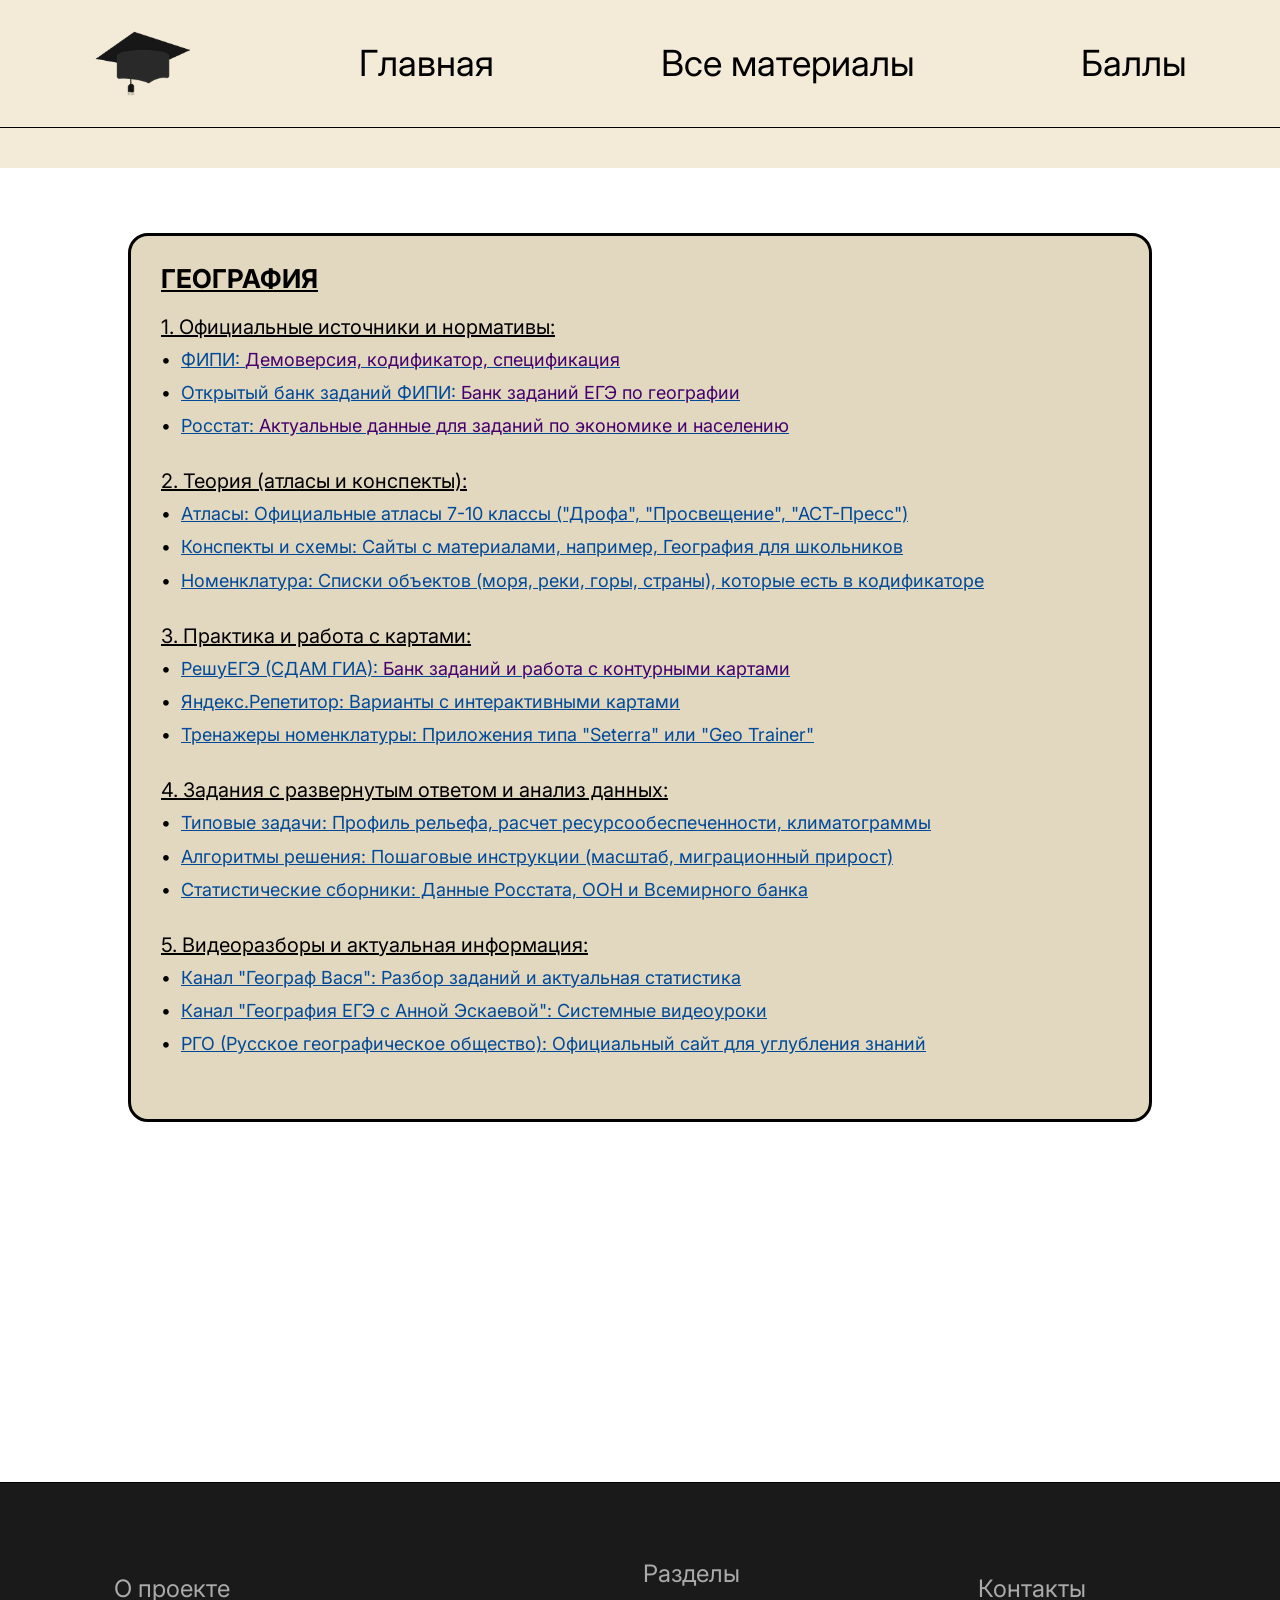
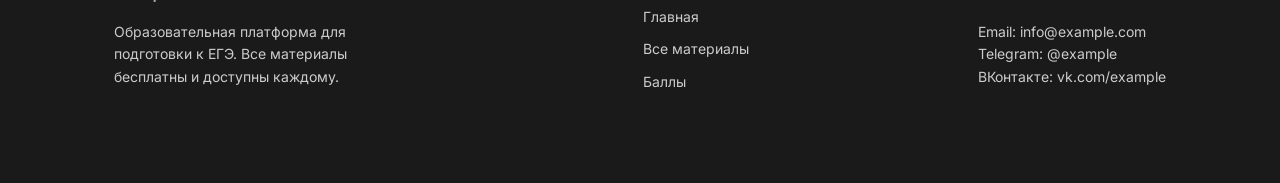
<file: geo.html>
<!DOCTYPE html>
<html lang="ru">
<head>
    <meta charset="UTF-8">
    <meta name="viewport" content="width=device-width, initial-scale=1.0">
    <link rel="preconnect" href="https://fonts.googleapis.com">
    <link rel="preconnect" href="https://fonts.gstatic.com" crossorigin>
    <link href="https://fonts.googleapis.com/css2?family=Inter:ital,opsz,wght@0,14..32,100..900;1,14..32,100..900&display=swap" rel="stylesheet">
    <link rel="stylesheet" href="./css/style.css">
    <link rel="icon" type="image/x-icon" href="./tab-icon.ico">
    <title>Все материалы</title>
</head>
<body>
    <div class="wrapper">
        <header class="head" style="min-height: auto; height: auto;">
            <nav class="search_1">
                <div class="logo">
                    <img src="./tab-icon.ico" alt="Логотип" width="100" height="50">
                </div>
                <div><a href="index.html">Главная</a></div>
                <div><a href="materials.html">Все материалы</a></div>
                <div><a href="ball.html">Баллы</a></div>
            </nav>
        </header>
        <main class="main">
          <section class="glavn">
           <span class="title-page">ГЕОГРАФИЯ</span>

<div class="content-section">
    <span class="section-title">1. Официальные источники и нормативы:</span>
    <ul class="content-list">
        <li>ФИПИ: <a href="https://fipi.ru/ege/demoversii-specifikacii-kodifikatory" class="l1">Демоверсия, кодификатор, спецификация</a></li>
        <li>Открытый банк заданий ФИПИ: <a href="https://fipi.ru/ege/otkrytyy-bank-zadaniy-ege" class="l1">Банк заданий ЕГЭ по географии</a></li>
        <li>Росстат: <a href="https://rosstat.gov.ru/" class="l1">Актуальные данные для заданий по экономике и населению</a></li>
    </ul>
</div>

<div class="content-section">
    <span class="section-title">2. Теория (атласы и конспекты):</span>
    <ul class="content-list">
        <li>Атласы: Официальные атласы 7-10 классы ("Дрофа", "Просвещение", "АСТ-Пресс")</li>
        <li>Конспекты и схемы: Сайты с материалами, например, География для школьников</li>
        <li>Номенклатура: Списки объектов (моря, реки, горы, страны), которые есть в кодификаторе</li>
    </ul>
</div>

<div class="content-section">
    <span class="section-title">3. Практика и работа с картами:</span>
    <ul class="content-list">
        <li>РешуЕГЭ (СДАМ ГИА): <a href="https://geo-ege.sdamgia.ru/" class="l1">Банк заданий и работа с контурными картами</a></li>
        <li>Яндекс.Репетитор: Варианты с интерактивными картами</li>
        <li>Тренажеры номенклатуры: Приложения типа "Seterra" или "Geo Trainer"</li>
    </ul>
</div>

<div class="content-section">
    <span class="section-title">4. Задания с развернутым ответом и анализ данных:</span>
    <ul class="content-list">
        <li>Типовые задачи: Профиль рельефа, расчет ресурсообеспеченности, климатограммы</li>
        <li>Алгоритмы решения: Пошаговые инструкции (масштаб, миграционный прирост)</li>
        <li>Статистические сборники: Данные Росстата, ООН и Всемирного банка</li>
    </ul>
</div>

<div class="content-section">
    <span class="section-title">5. Видеоразборы и актуальная информация:</span>
    <ul class="content-list">
        <li>Канал "Географ Вася": Разбор заданий и актуальная статистика</li>
        <li>Канал "География ЕГЭ с Анной Эскаевой": Системные видеоуроки</li>
        <li>РГО (Русское географическое общество): Официальный сайт для углубления знаний</li>
    </ul>
</div> 

          </section>
        </main>
        <footer class="footer">
            <div class="footer__col">
                <h3>О проекте</h3>
                <p>Образовательная платформа для подготовки к ЕГЭ. Все материалы бесплатны и доступны каждому.</p>
            </div>
            <div class="footer__col">
                <h3>Разделы</h3>
                <ul class="footer__list">
                    <li><a href="index.html">Главная</a></li>
                    <li><a href="materials.html">Все материалы</a></li>
                    <li><a href="ball.html">Баллы</a></li>
                </ul>
            </div>
            <div class="footer__col">
                <h3>Контакты</h3>
                <p>Email: info@example.com</p>
                <p>Telegram: @example</p>
                <p>ВКонтакте: vk.com/example</p>
            </div>
        </footer>
    </div>
</body>
</html>
</file>
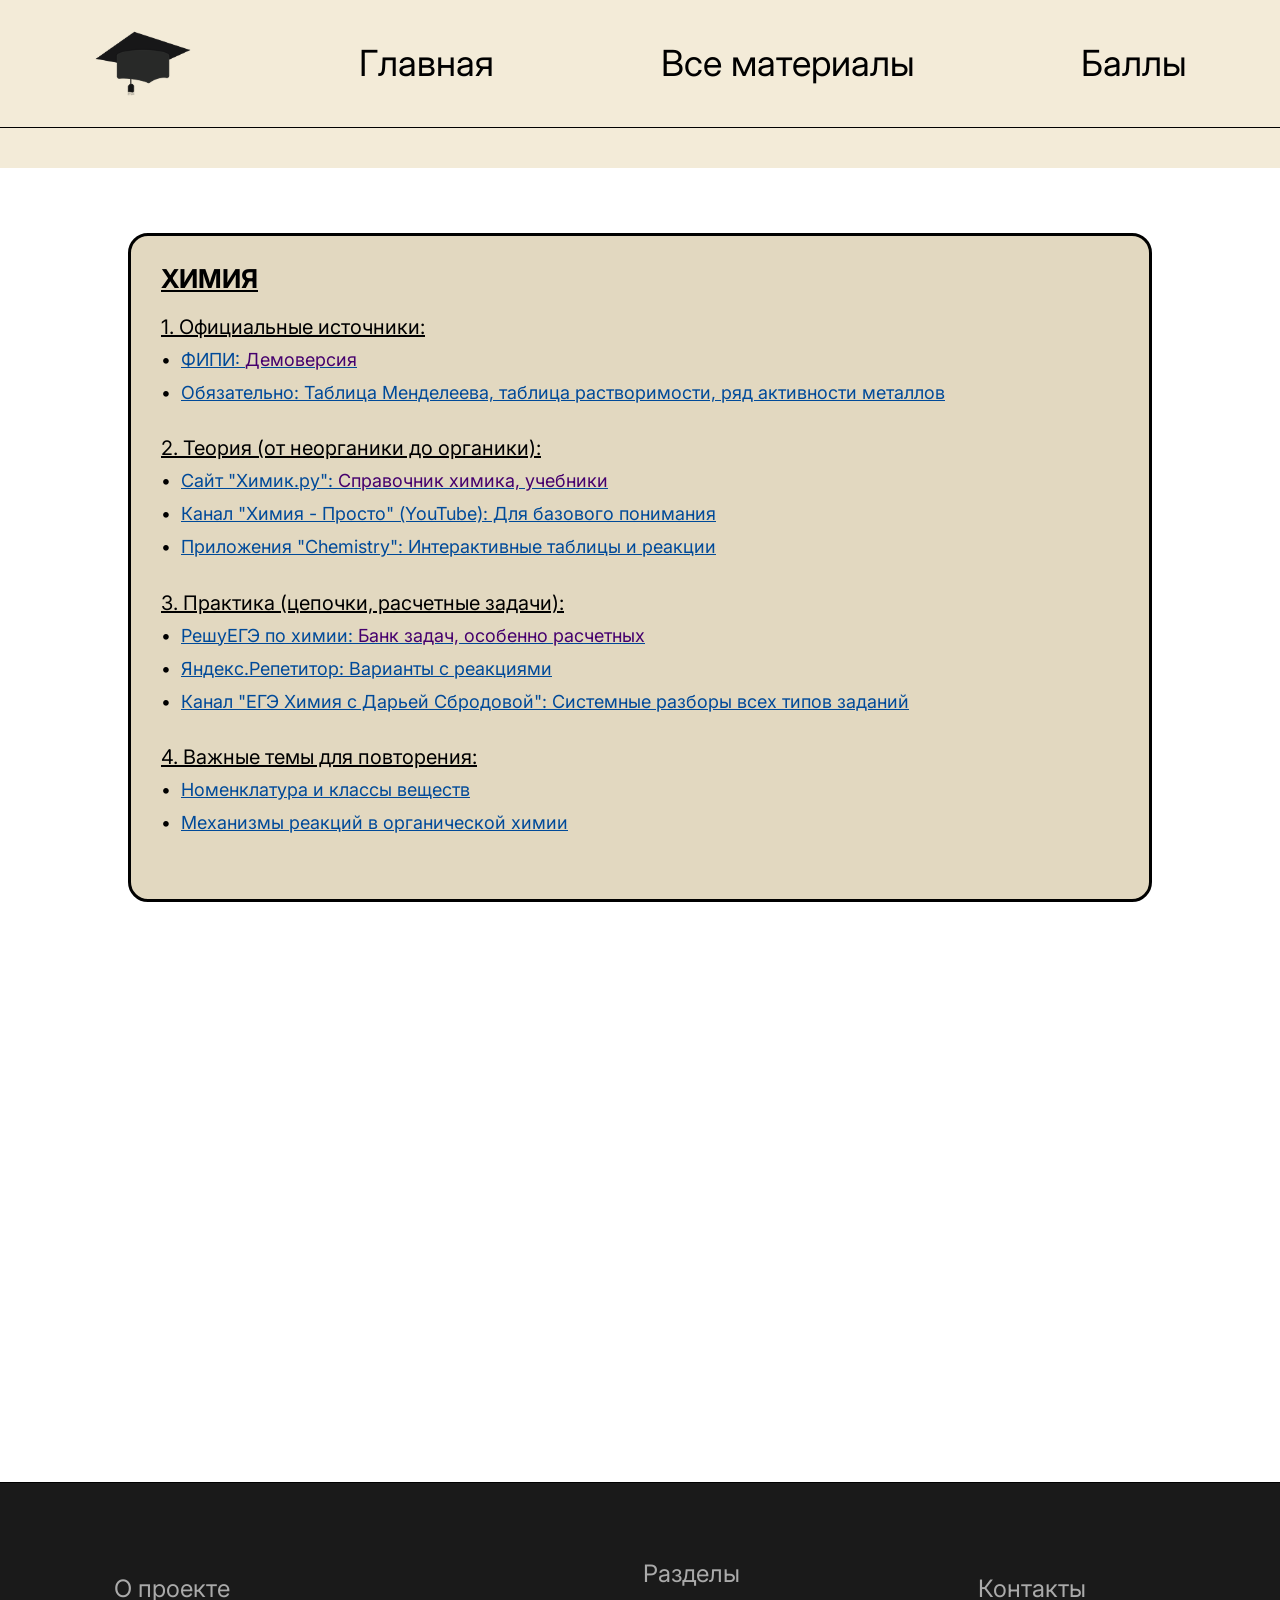
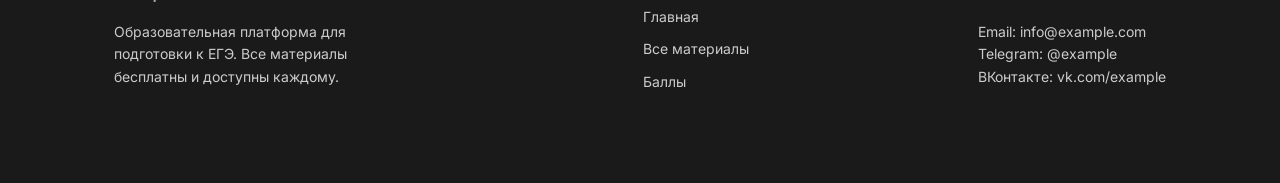
<file: him.html>
<!DOCTYPE html>
<html lang="ru">
<head>
    <meta charset="UTF-8">
    <meta name="viewport" content="width=device-width, initial-scale=1.0">
    <link rel="preconnect" href="https://fonts.googleapis.com">
    <link rel="preconnect" href="https://fonts.gstatic.com" crossorigin>
    <link href="https://fonts.googleapis.com/css2?family=Inter:ital,opsz,wght@0,14..32,100..900;1,14..32,100..900&display=swap" rel="stylesheet">
    <link rel="stylesheet" href="./css/style.css">
    <link rel="icon" type="image/x-icon" href="./tab-icon.ico">
    <title>Все материалы</title>
</head>
<body>
    <div class="wrapper">
        <header class="head" style="min-height: auto; height: auto;">
            <nav class="search_1">
                <div class="logo">
                    <img src="./tab-icon.ico" alt="Логотип" width="100" height="50">
                </div>
                <div><a href="index.html">Главная</a></div>
                <div><a href="materials.html">Все материалы</a></div>
                <div><a href="ball.html">Баллы</a></div>
            </nav>
        </header>
        <main class="main">
          <section class="glavn">
            <span class="title-page">ХИМИЯ</span>

<div class="content-section">
    <span class="section-title">1. Официальные источники:</span>
    <ul class="content-list">
        <li>ФИПИ: <a href="https://fipi.ru/ege/demoversii-specifikacii-kodifikatory" class="l1">Демоверсия</a></li>
        <li>Обязательно: Таблица Менделеева, таблица растворимости, ряд активности металлов</li>
    </ul>
</div>

<div class="content-section">
    <span class="section-title">2. Теория (от неорганики до органики):</span>
    <ul class="content-list">
        <li>Сайт "Химик.ру": <a href="http://www.xumuk.ru/" class="l1">Справочник химика, учебники</a></li>
        <li>Канал "Химия - Просто" (YouTube): Для базового понимания</li>
        <li>Приложения "Chemistry": Интерактивные таблицы и реакции</li>
    </ul>
</div>

<div class="content-section">
    <span class="section-title">3. Практика (цепочки, расчетные задачи):</span>
    <ul class="content-list">
        <li>РешуЕГЭ по химии: <a href="https://chem-ege.sdamgia.ru/" class="l1">Банк задач, особенно расчетных</a></li>
        <li>Яндекс.Репетитор: Варианты с реакциями</li>
        <li>Канал "ЕГЭ Химия с Дарьей Сбродовой": Системные разборы всех типов заданий</li>
    </ul>
</div>

<div class="content-section">
    <span class="section-title">4. Важные темы для повторения:</span>
    <ul class="content-list">
        <li>Номенклатура и классы веществ</li>
        <li>Механизмы реакций в органической химии</li>
    </ul>
</div>

          </section>
        </main>
        <footer class="footer">
            <div class="footer__col">
                <h3>О проекте</h3>
                <p>Образовательная платформа для подготовки к ЕГЭ. Все материалы бесплатны и доступны каждому.</p>
            </div>
            <div class="footer__col">
                <h3>Разделы</h3>
                <ul class="footer__list">
                    <li><a href="index.html">Главная</a></li>
                    <li><a href="materials.html">Все материалы</a></li>
                    <li><a href="ball.html">Баллы</a></li>
                </ul>
            </div>
            <div class="footer__col">
                <h3>Контакты</h3>
                <p>Email: info@example.com</p>
                <p>Telegram: @example</p>
                <p>ВКонтакте: vk.com/example</p>
            </div>
        </footer>
    </div>
</body>
</html>
</file>
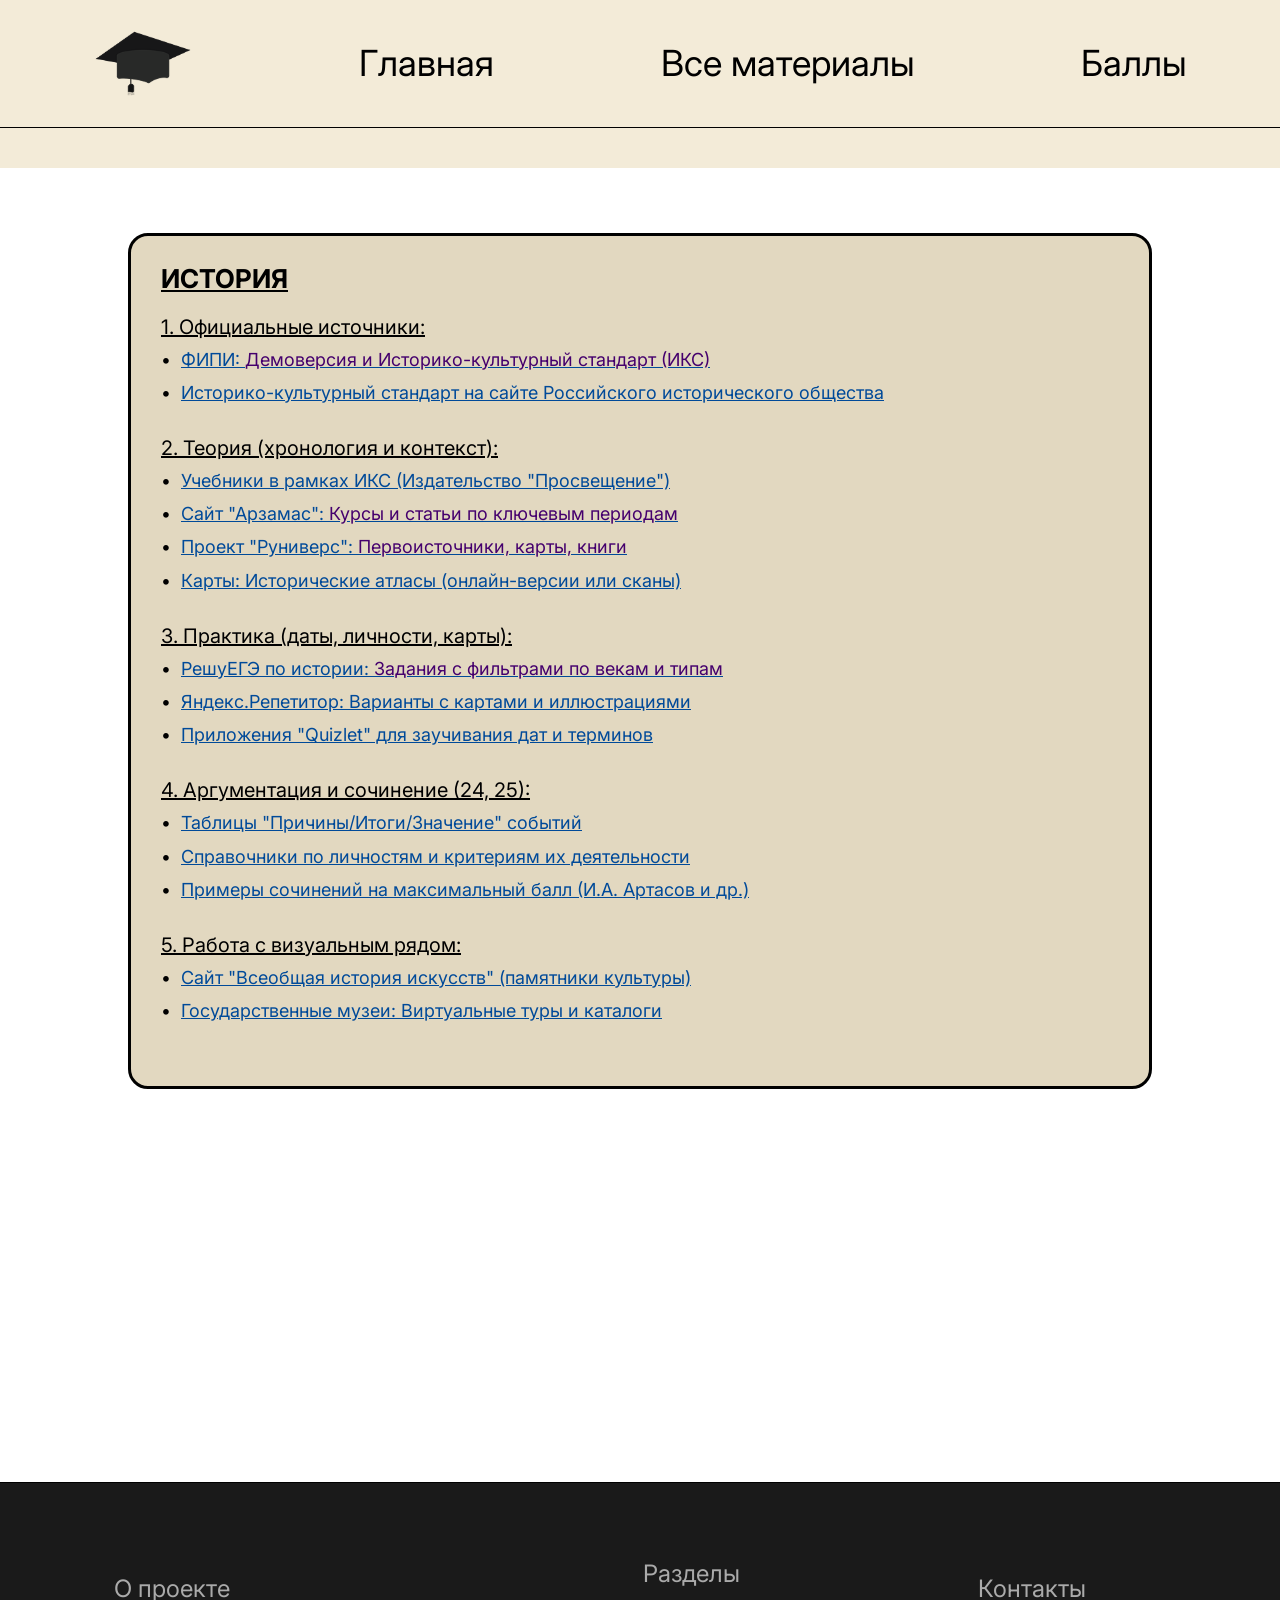
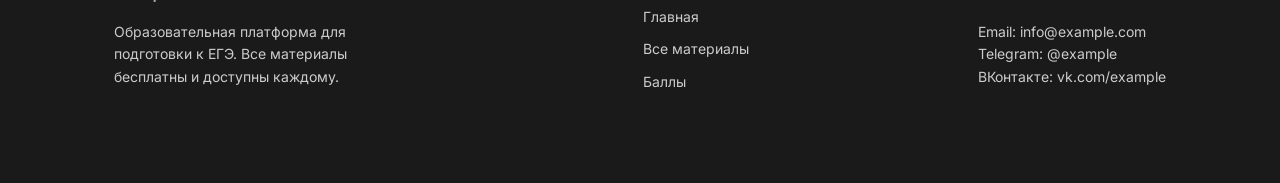
<file: hist.html>
<!DOCTYPE html>
<html lang="ru">
<head>
    <meta charset="UTF-8">
    <meta name="viewport" content="width=device-width, initial-scale=1.0">
    <link rel="preconnect" href="https://fonts.googleapis.com">
    <link rel="preconnect" href="https://fonts.gstatic.com" crossorigin>
    <link href="https://fonts.googleapis.com/css2?family=Inter:ital,opsz,wght@0,14..32,100..900;1,14..32,100..900&display=swap" rel="stylesheet">
    <link rel="stylesheet" href="./css/style.css">
    <link rel="icon" type="image/x-icon" href="./tab-icon.ico">
    <title>Все материалы</title>
</head>
<body>
    <div class="wrapper">
        <header class="head" style="min-height: auto; height: auto;">
            <nav class="search_1">
                <div class="logo">
                    <img src="./tab-icon.ico" alt="Логотип" width="100" height="50">
                </div>
                <div><a href="index.html">Главная</a></div>
                <div><a href="materials.html">Все материалы</a></div>
                <div><a href="ball.html">Баллы</a></div>
            </nav>
        </header>
        <main class="main">
          <section class="glavn">
            <span class="title-page">ИСТОРИЯ</span>

<div class="content-section">
    <span class="section-title">1. Официальные источники:</span>
    <ul class="content-list">
        <li>ФИПИ: <a href="https://fipi.ru/ege/demoversii-specifikacii-kodifikatory" class="l1">Демоверсия и Историко-культурный стандарт (ИКС)</a></li>
        <li>Историко-культурный стандарт на сайте Российского исторического общества</li>
    </ul>
</div>

<div class="content-section">
    <span class="section-title">2. Теория (хронология и контекст):</span>
    <ul class="content-list">
        <li>Учебники в рамках ИКС (Издательство "Просвещение")</li>
        <li>Сайт "Арзамас": <a href="https://arzamas.academy/" class="l1">Курсы и статьи по ключевым периодам</a></li>
        <li>Проект "Руниверс": <a href="https://runivers.ru/" class="l1">Первоисточники, карты, книги</a></li>
        <li>Карты: Исторические атласы (онлайн-версии или сканы)</li>
    </ul>
</div>

<div class="content-section">
    <span class="section-title">3. Практика (даты, личности, карты):</span>
    <ul class="content-list">
        <li>РешуЕГЭ по истории: <a href="https://hist-ege.sdamgia.ru/" class="l1">Задания с фильтрами по векам и типам</a></li>
        <li>Яндекс.Репетитор: Варианты с картами и иллюстрациями</li>
        <li>Приложения "Quizlet" для заучивания дат и терминов</li>
    </ul>
</div>

<div class="content-section">
    <span class="section-title">4. Аргументация и сочинение (24, 25):</span>
    <ul class="content-list">
        <li>Таблицы "Причины/Итоги/Значение" событий</li>
        <li>Справочники по личностям и критериям их деятельности</li>
        <li>Примеры сочинений на максимальный балл (И.А. Артасов и др.)</li>
    </ul>
</div>

<div class="content-section">
    <span class="section-title">5. Работа с визуальным рядом:</span>
    <ul class="content-list">
        <li>Сайт "Всеобщая история искусств" (памятники культуры)</li>
        <li>Государственные музеи: Виртуальные туры и каталоги</li>
    </ul>
</div>

          </section>
        </main>
        <footer class="footer">
            <div class="footer__col">
                <h3>О проекте</h3>
                <p>Образовательная платформа для подготовки к ЕГЭ. Все материалы бесплатны и доступны каждому.</p>
            </div>
            <div class="footer__col">
                <h3>Разделы</h3>
                <ul class="footer__list">
                    <li><a href="index.html">Главная</a></li>
                    <li><a href="materials.html">Все материалы</a></li>
                    <li><a href="ball.html">Баллы</a></li>
                </ul>
            </div>
            <div class="footer__col">
                <h3>Контакты</h3>
                <p>Email: info@example.com</p>
                <p>Telegram: @example</p>
                <p>ВКонтакте: vk.com/example</p>
            </div>
        </footer>
    </div>
</body>
</html>
</file>
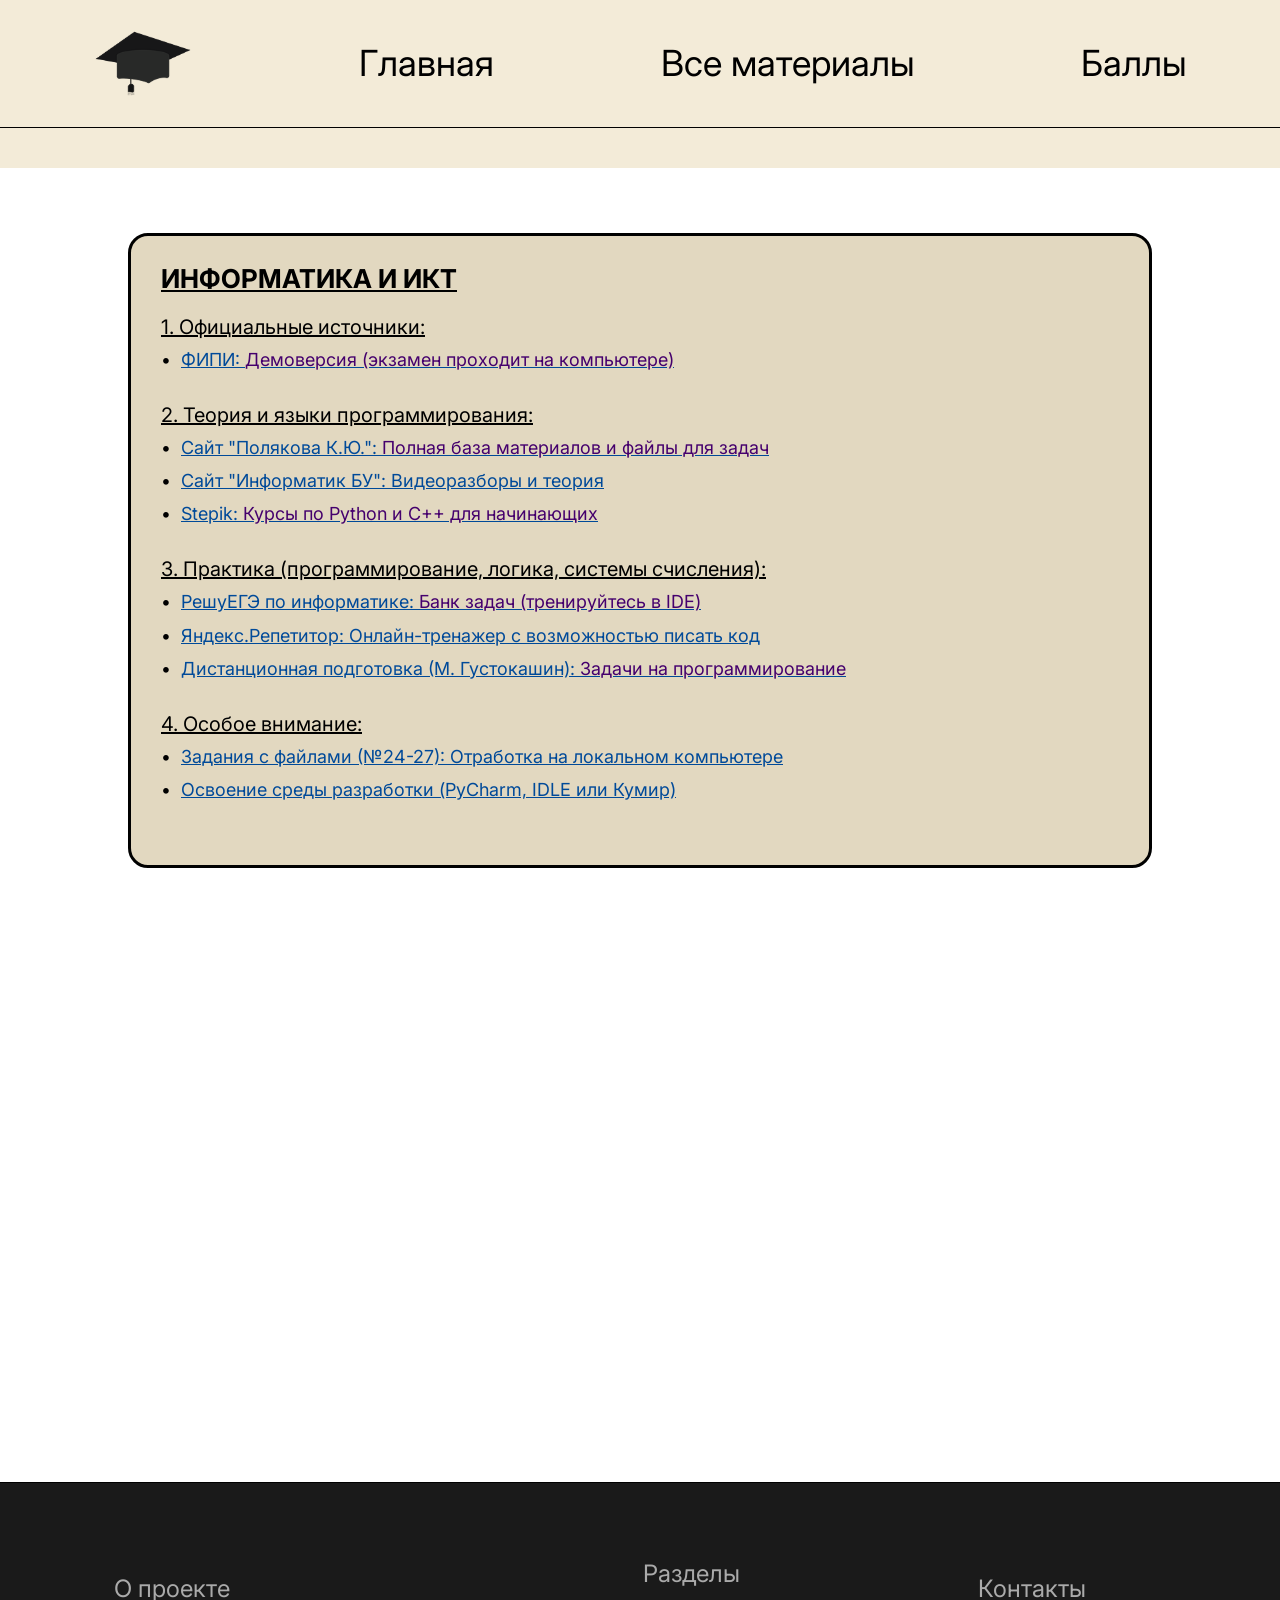
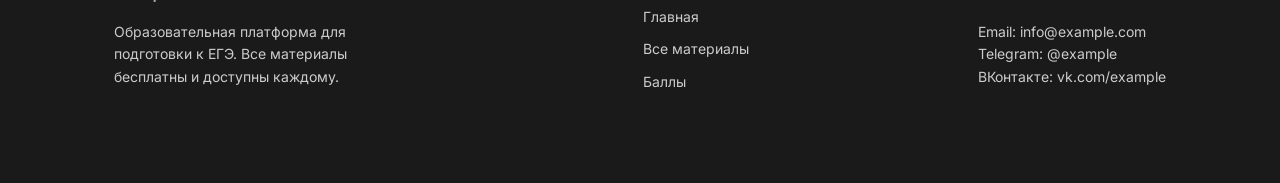
<file: inf.html>
<!DOCTYPE html>
<html lang="ru">
<head>
    <meta charset="UTF-8">
    <meta name="viewport" content="width=device-width, initial-scale=1.0">
    <link rel="preconnect" href="https://fonts.googleapis.com">
    <link rel="preconnect" href="https://fonts.gstatic.com" crossorigin>
    <link href="https://fonts.googleapis.com/css2?family=Inter:ital,opsz,wght@0,14..32,100..900;1,14..32,100..900&display=swap" rel="stylesheet">
    <link rel="stylesheet" href="./css/style.css">
    <link rel="icon" type="image/x-icon" href="./tab-icon.ico">
    <title>Все материалы</title>
</head>
<body>
    <div class="wrapper">
        <header class="head" style="min-height: auto; height: auto;">
            <nav class="search_1">
                <div class="logo">
                    <img src="./tab-icon.ico" alt="Логотип" width="100" height="50">
                </div>
                <div><a href="index.html">Главная</a></div>
                <div><a href="materials.html">Все материалы</a></div>
                <div><a href="ball.html">Баллы</a></div>
            </nav>
        </header>
        <main class="main">
          <section class="glavn">
            <span class="title-page">ИНФОРМАТИКА И ИКТ</span>

<div class="content-section">
    <span class="section-title">1. Официальные источники:</span>
    <ul class="content-list">
        <li>ФИПИ: <a href="https://fipi.ru/ege/demoversii-specifikacii-kodifikatory" class="l1">Демоверсия (экзамен проходит на компьютере)</a></li>
    </ul>
</div>

<div class="content-section">
    <span class="section-title">2. Теория и языки программирования:</span>
    <ul class="content-list">
        <li>Сайт "Полякова К.Ю.": <a href="https://kpolyakov.spb.ru/" class="l1">Полная база материалов и файлы для задач</a></li>
        <li>Сайт "Информатик БУ": Видеоразборы и теория</li>
        <li>Stepik: <a href="https://stepik.org/" class="l1">Курсы по Python и C++ для начинающих</a></li>
    </ul>
</div>

<div class="content-section">
    <span class="section-title">3. Практика (программирование, логика, системы счисления):</span>
    <ul class="content-list">
        <li>РешуЕГЭ по информатике: <a href="https://inf-ege.sdamgia.ru/" class="l1">Банк задач (тренируйтесь в IDE)</a></li>
        <li>Яндекс.Репетитор: Онлайн-тренажер с возможностью писать код</li>
        <li>Дистанционная подготовка (М. Густокашин): <a href="https://informatics.msk.ru/" class="l1">Задачи на программирование</a></li>
    </ul>
</div>

<div class="content-section">
    <span class="section-title">4. Особое внимание:</span>
    <ul class="content-list">
        <li>Задания с файлами (№24-27): Отработка на локальном компьютере</li>
        <li>Освоение среды разработки (PyCharm, IDLE или Кумир)</li>
    </ul>
</div>

          </section>
        </main>
        <footer class="footer">
            <div class="footer__col">
                <h3>О проекте</h3>
                <p>Образовательная платформа для подготовки к ЕГЭ. Все материалы бесплатны и доступны каждому.</p>
            </div>
            <div class="footer__col">
                <h3>Разделы</h3>
                <ul class="footer__list">
                    <li><a href="index.html">Главная</a></li>
                    <li><a href="materials.html">Все материалы</a></li>
                    <li><a href="ball.html">Баллы</a></li>
                </ul>
            </div>
            <div class="footer__col">
                <h3>Контакты</h3>
                <p>Email: info@example.com</p>
                <p>Telegram: @example</p>
                <p>ВКонтакте: vk.com/example</p>
            </div>
        </footer>
    </div>
</body>
</html>
</file>
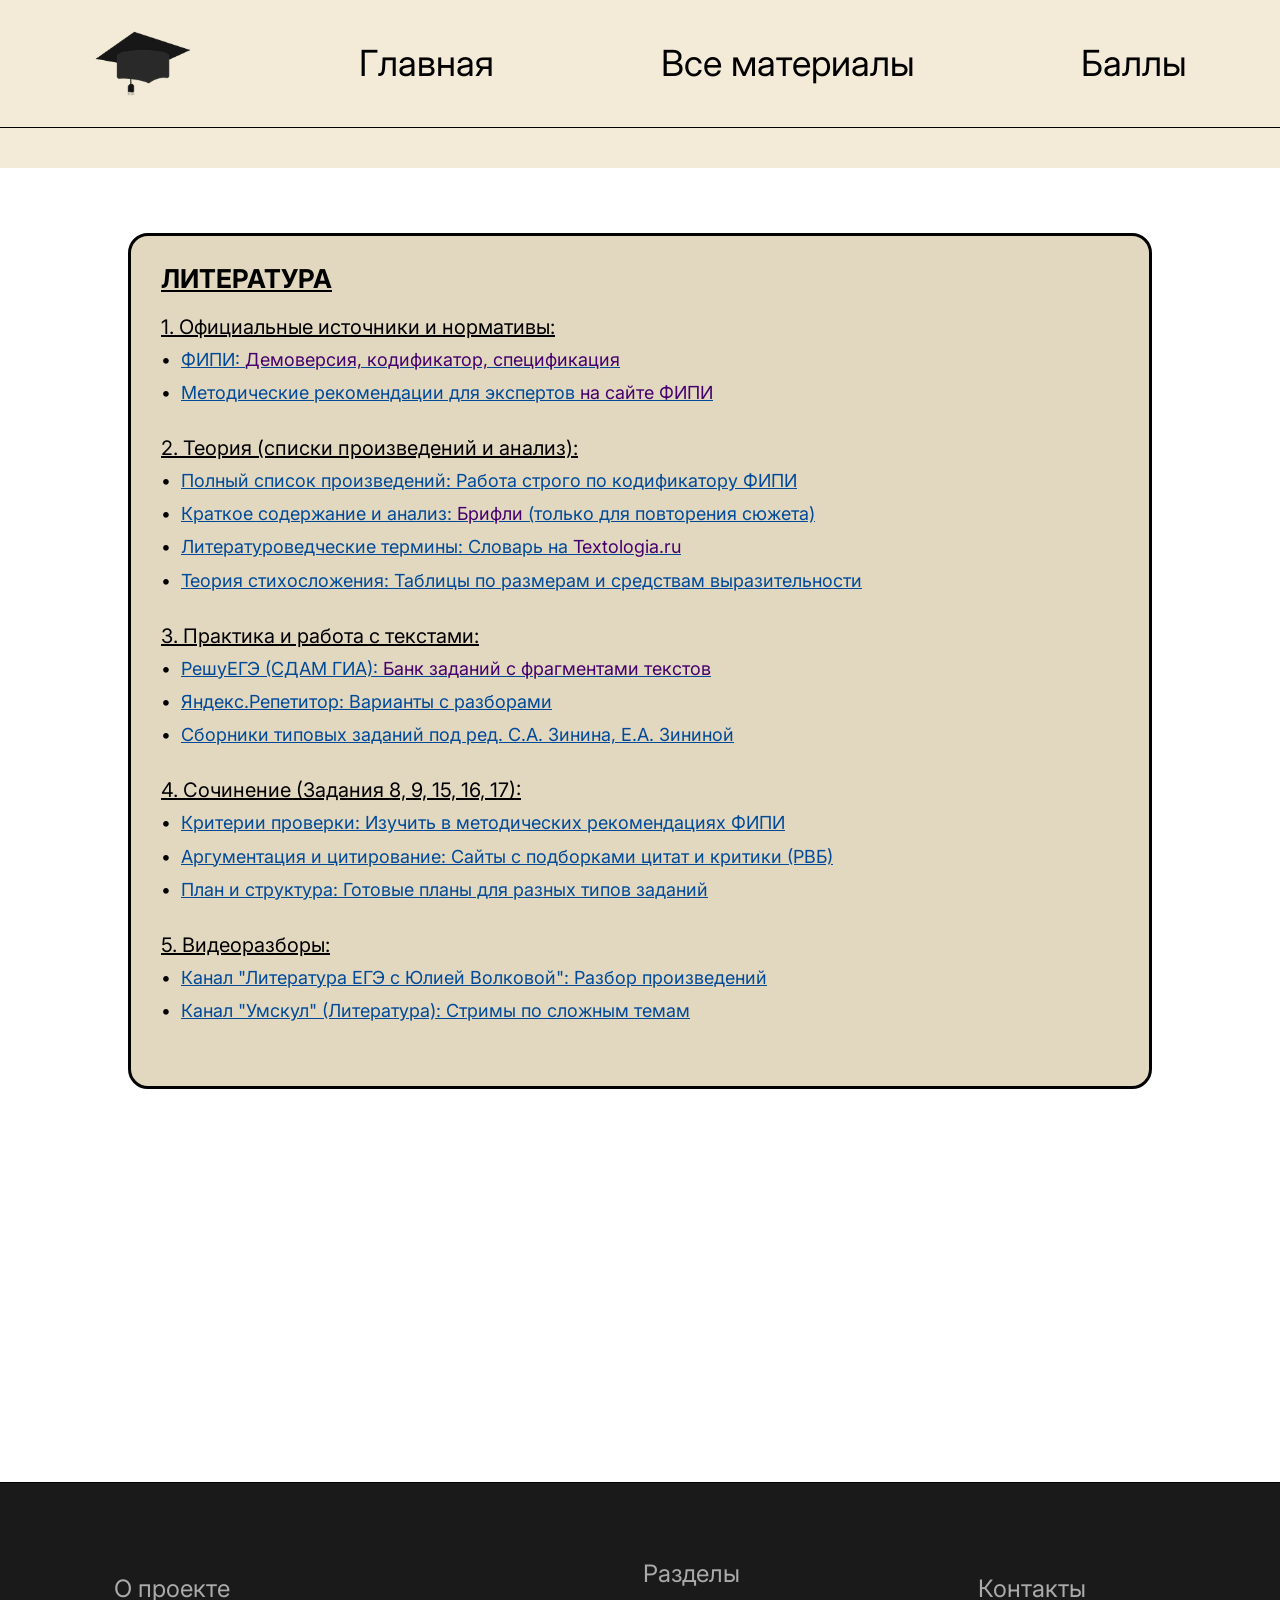
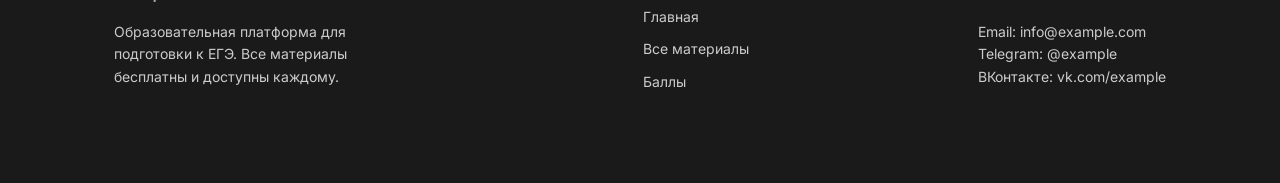
<file: liter.html>
<!DOCTYPE html>
<html lang="ru">
<head>
    <meta charset="UTF-8">
    <meta name="viewport" content="width=device-width, initial-scale=1.0">
    <link rel="preconnect" href="https://fonts.googleapis.com">
    <link rel="preconnect" href="https://fonts.gstatic.com" crossorigin>
    <link href="https://fonts.googleapis.com/css2?family=Inter:ital,opsz,wght@0,14..32,100..900;1,14..32,100..900&display=swap" rel="stylesheet">
    <link rel="stylesheet" href="./css/style.css">
    <link rel="icon" type="image/x-icon" href="./tab-icon.ico">
    <title>Все материалы</title>
</head>
<body>
    <div class="wrapper">
        <header class="head" style="min-height: auto; height: auto;">
            <nav class="search_1">
                <div class="logo">
                    <img src="./tab-icon.ico" alt="Логотип" width="100" height="50">
                </div>
                <div><a href="index.html">Главная</a></div>
                <div><a href="materials.html">Все материалы</a></div>
                <div><a href="ball.html">Баллы</a></div>
            </nav>
        </header>
        <main class="main">
          <section class="glavn">
            <span class="title-page">ЛИТЕРАТУРА</span>

<div class="content-section">
    <span class="section-title">1. Официальные источники и нормативы:</span>
    <ul class="content-list">
        <li>ФИПИ: <a href="https://fipi.ru/ege/demoversii-specifikacii-kodifikatory" class="l1">Демоверсия, кодификатор, спецификация</a></li>
        <li>Методические рекомендации для экспертов <a href="https://fipi.ru/ege/metodicheskaya-kopilka" class="l1">на сайте ФИПИ</a></li>
    </ul>
</div>

<div class="content-section">
    <span class="section-title">2. Теория (списки произведений и анализ):</span>
    <ul class="content-list">
        <li>Полный список произведений: Работа строго по кодификатору ФИПИ</li>
        <li>Краткое содержание и анализ: <a href="https://briefly.ru/" class="l1">Брифли</a> (только для повторения сюжета)</li>
        <li>Литературоведческие термины: Словарь на <a href="https://textologia.ru/slovari/literaturovedcheskie-terminy/" class="l1">Textologia.ru</a></li>
        <li>Теория стихосложения: Таблицы по размерам и средствам выразительности</li>
    </ul>
</div>

<div class="content-section">
    <span class="section-title">3. Практика и работа с текстами:</span>
    <ul class="content-list">
        <li>РешуЕГЭ (СДАМ ГИА): <a href="https://lit-ege.sdamgia.ru/" class="l1">Банк заданий с фрагментами текстов</a></li>
        <li>Яндекс.Репетитор: Варианты с разборами</li>
        <li>Сборники типовых заданий под ред. С.А. Зинина, Е.А. Зининой</li>
    </ul>
</div>

<div class="content-section">
    <span class="section-title">4. Сочинение (Задания 8, 9, 15, 16, 17):</span>
    <ul class="content-list">
        <li>Критерии проверки: Изучить в методических рекомендациях ФИПИ</li>
        <li>Аргументация и цитирование: Сайты с подборками цитат и критики (РВБ)</li>
        <li>План и структура: Готовые планы для разных типов заданий</li>
    </ul>
</div>

<div class="content-section">
    <span class="section-title">5. Видеоразборы:</span>
    <ul class="content-list">
        <li>Канал "Литература ЕГЭ с Юлией Волковой": Разбор произведений</li>
        <li>Канал "Умскул" (Литература): Стримы по сложным темам</li>
    </ul>
</div>

          </section>
        </main>
        <footer class="footer">
            <div class="footer__col">
                <h3>О проекте</h3>
                <p>Образовательная платформа для подготовки к ЕГЭ. Все материалы бесплатны и доступны каждому.</p>
            </div>
            <div class="footer__col">
                <h3>Разделы</h3>
                <ul class="footer__list">
                    <li><a href="index.html">Главная</a></li>
                    <li><a href="materials.html">Все материалы</a></li>
                    <li><a href="ball.html">Баллы</a></li>
                </ul>
            </div>
            <div class="footer__col">
                <h3>Контакты</h3>
                <p>Email: info@example.com</p>
                <p>Telegram: @example</p>
                <p>ВКонтакте: vk.com/example</p>
            </div>
        </footer>
    </div>
</body>
</html>
</file>
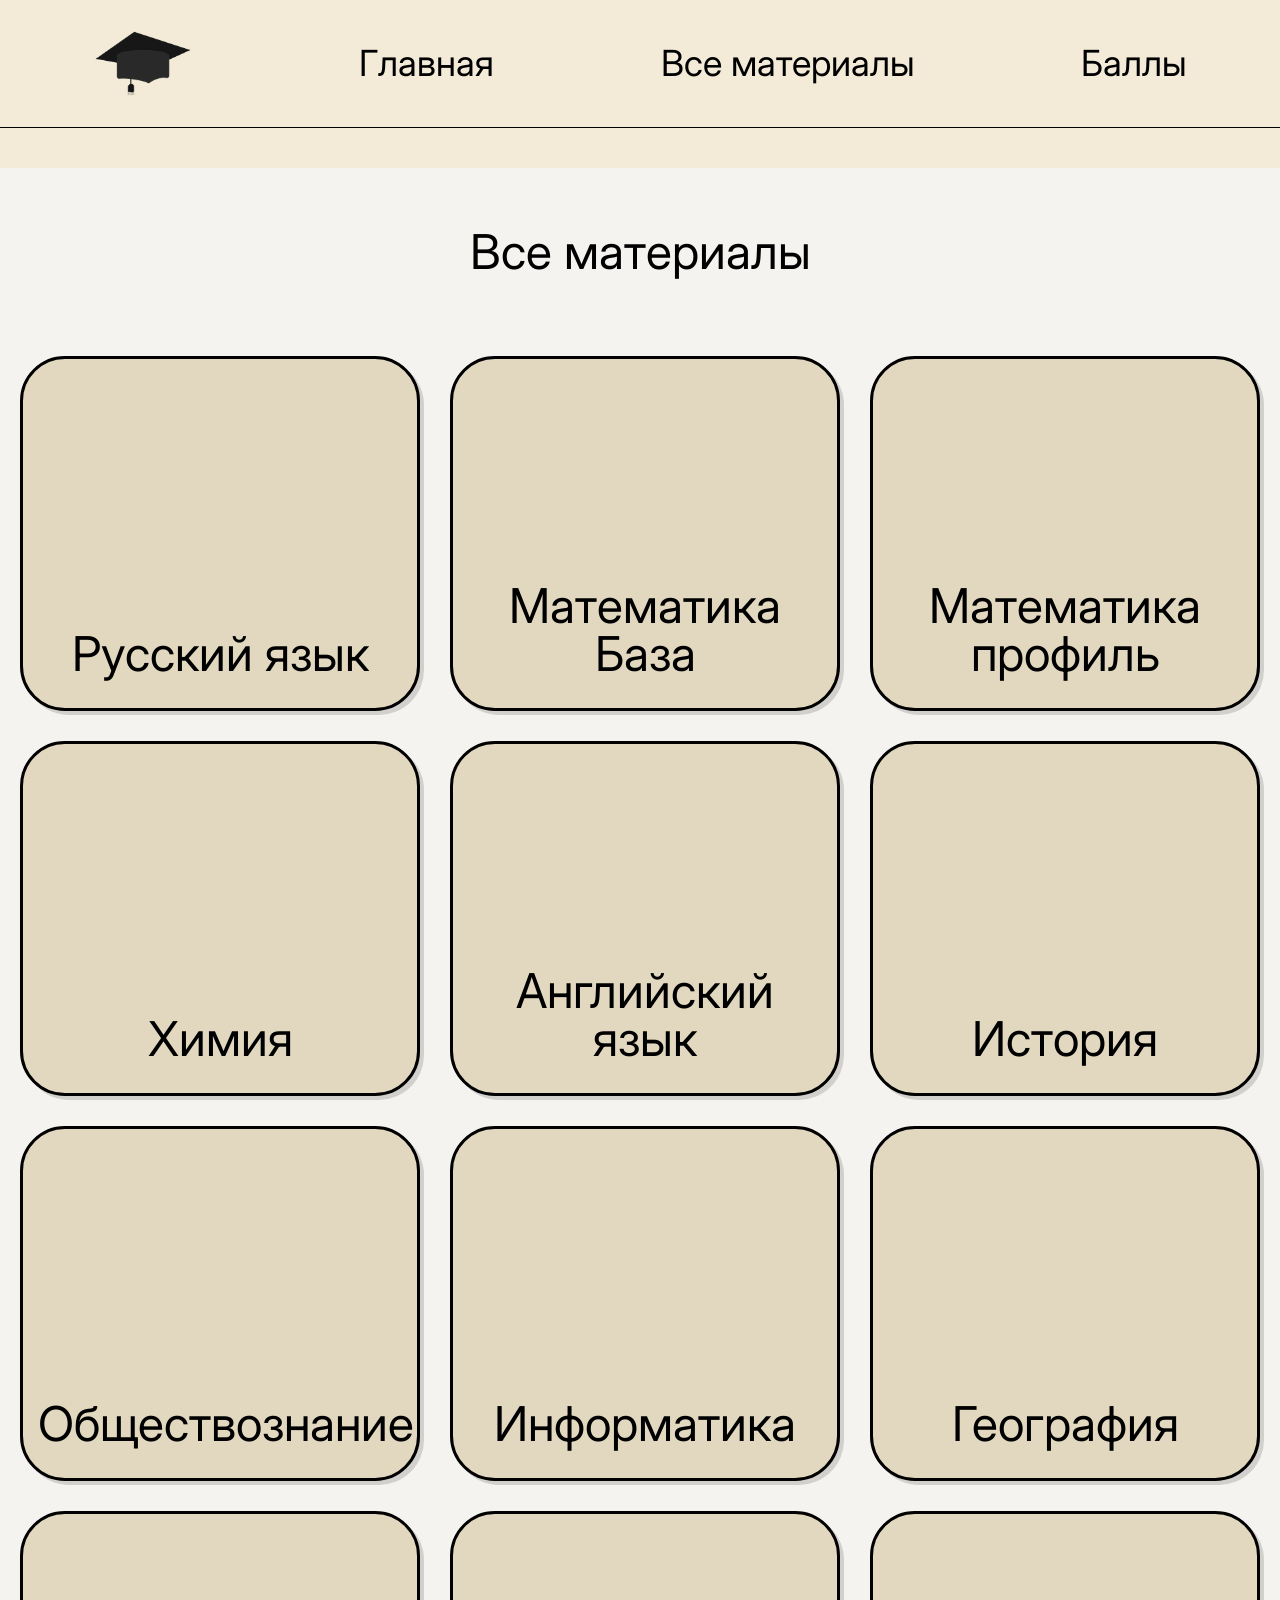
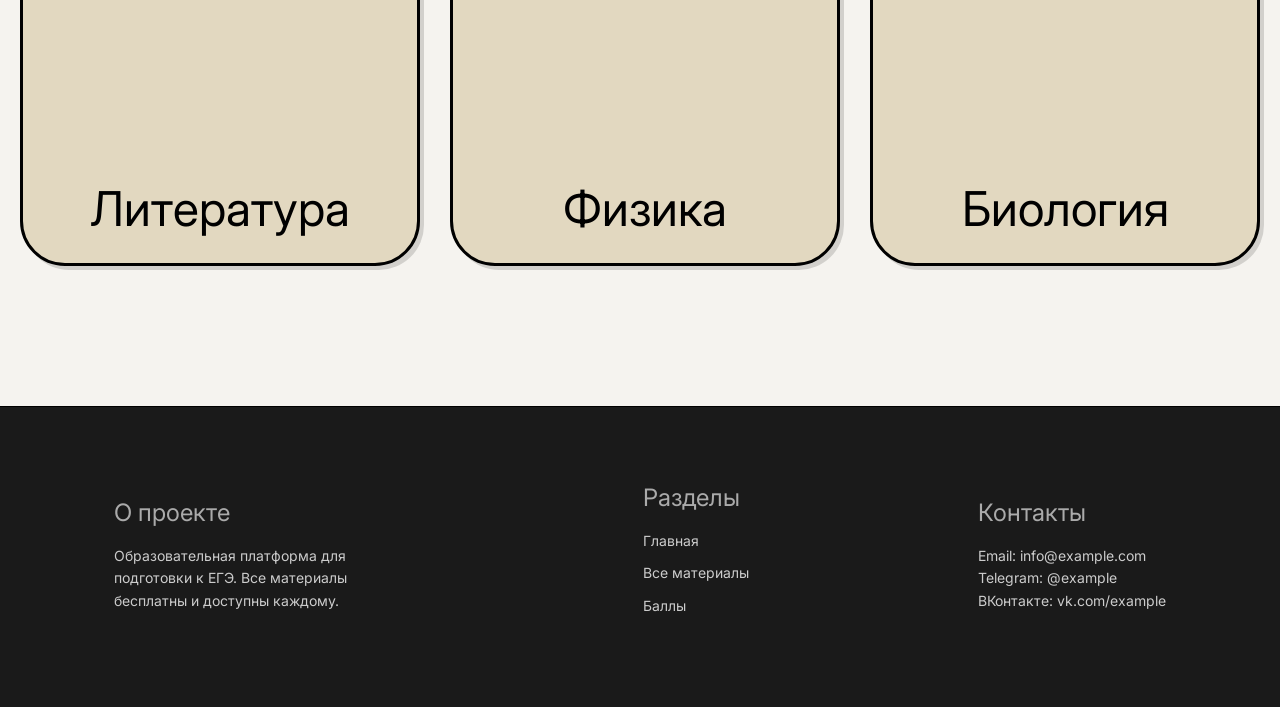
<file: materials.html>
<!DOCTYPE html>
<html lang="ru">
<head>
    <meta charset="UTF-8">
    <meta name="viewport" content="width=1480, initial-scale=1">
    <link rel="preconnect" href="https://fonts.googleapis.com">
    <link rel="preconnect" href="https://fonts.gstatic.com" crossorigin>
    <link href="https://fonts.googleapis.com/css2?family=Inter:ital,opsz,wght@0,14..32,100..900;1,14..32,100..900&display=swap" rel="stylesheet">
    <link rel="stylesheet" href="./css/style.css">
    <link rel="icon" type="image/x-icon" href="./tab-icon.ico">
    <title>Все материалы</title>
</head>
<body>
    <div class="wrapper">
        <header class="head" style="min-height: auto; height: auto;">
            <nav class="search_1">
                <div class="logo">
                    <img src="./tab-icon.ico" alt="Логотип" width="100" height="50">
                </div>
                <div><a href="index.html">Главная</a></div>
                <div><a href="materials.html">Все материалы</a></div>
                <div><a href="ball.html">Баллы</a></div>
            </nav>
        </header>

        <main class="main" style="min-height: auto; background: #f5f3ef;">
            <div class="name">Все материалы</div>
            
            <div class="main_2">
                <a href="./rus.html">
                <div class="block_1">
                    <div class="text">Русский язык</div>
                </div>
                </a>
                <a href="./math_baz.html">
                <div class="block_1">
                    <div class="text">Математика База</div>
                </div>
                </a>
                <a href="./math_prof.html">
                <div class="block_1">
                    <div class="text">Математика профиль</div>
                </div>
                </a>
                <a href="./him.html">
                <div class="block_1">
                    <div class="text">Химия</div>
                </div>
                </a>
                <a href="./eng.html">
                <div class="block_1">
                    <div class="text">Английский язык</div>
                </div>
                </a>
                <a href="./hist.html">
                <div class="block_1">
                    <div class="text">История</div>
                </div>
                </a>
                <a href="./obh.html">
                <div class="block_1">
                    <div class="text">Обществознание</div>
                </div>
                </a>
                <a href="./inf.html">
                <div class="block_1">
                    <div class="text">Информатика</div>
                </div>
                </a>
                <a href="./geo.html">
                <div class="block_1">
                    <div class="text">География</div>
                </div>
                </a>
                <a href="./liter.html">
                <div class="block_1">
                    <div class="text">Литература</div>
                </div>
                </a>
                <a href="./fiz.html">
                <div class="block_1">
                    <div class="text">Физика</div>
                </div>
                </a>
                <a href="./bio.html">
                <div class="block_1" >
                    <div class="text" >Биология</div>
                </div>
                </a>
            </div>
        </main>

        <footer class="footer">
            <div class="footer__col">
                <h3>О проекте</h3>
                <p>Образовательная платформа для подготовки к ЕГЭ. Все материалы бесплатны и доступны каждому.</p>
            </div>
            <div class="footer__col">
                <h3>Разделы</h3>
                <ul class="footer__list">
                    <li><a href="index.html">Главная</a></li>
                    <li><a href="materials.html">Все материалы</a></li>
                    <li><a href="ball.html">Баллы</a></li>
                </ul>
            </div>
            <div class="footer__col">
                <h3>Контакты</h3>
                <p>Email: info@example.com</p>
                <p>Telegram: @example</p>
                <p>ВКонтакте: vk.com/example</p>
            </div>
        </footer>
    </div>
</body>
</html>
</file>
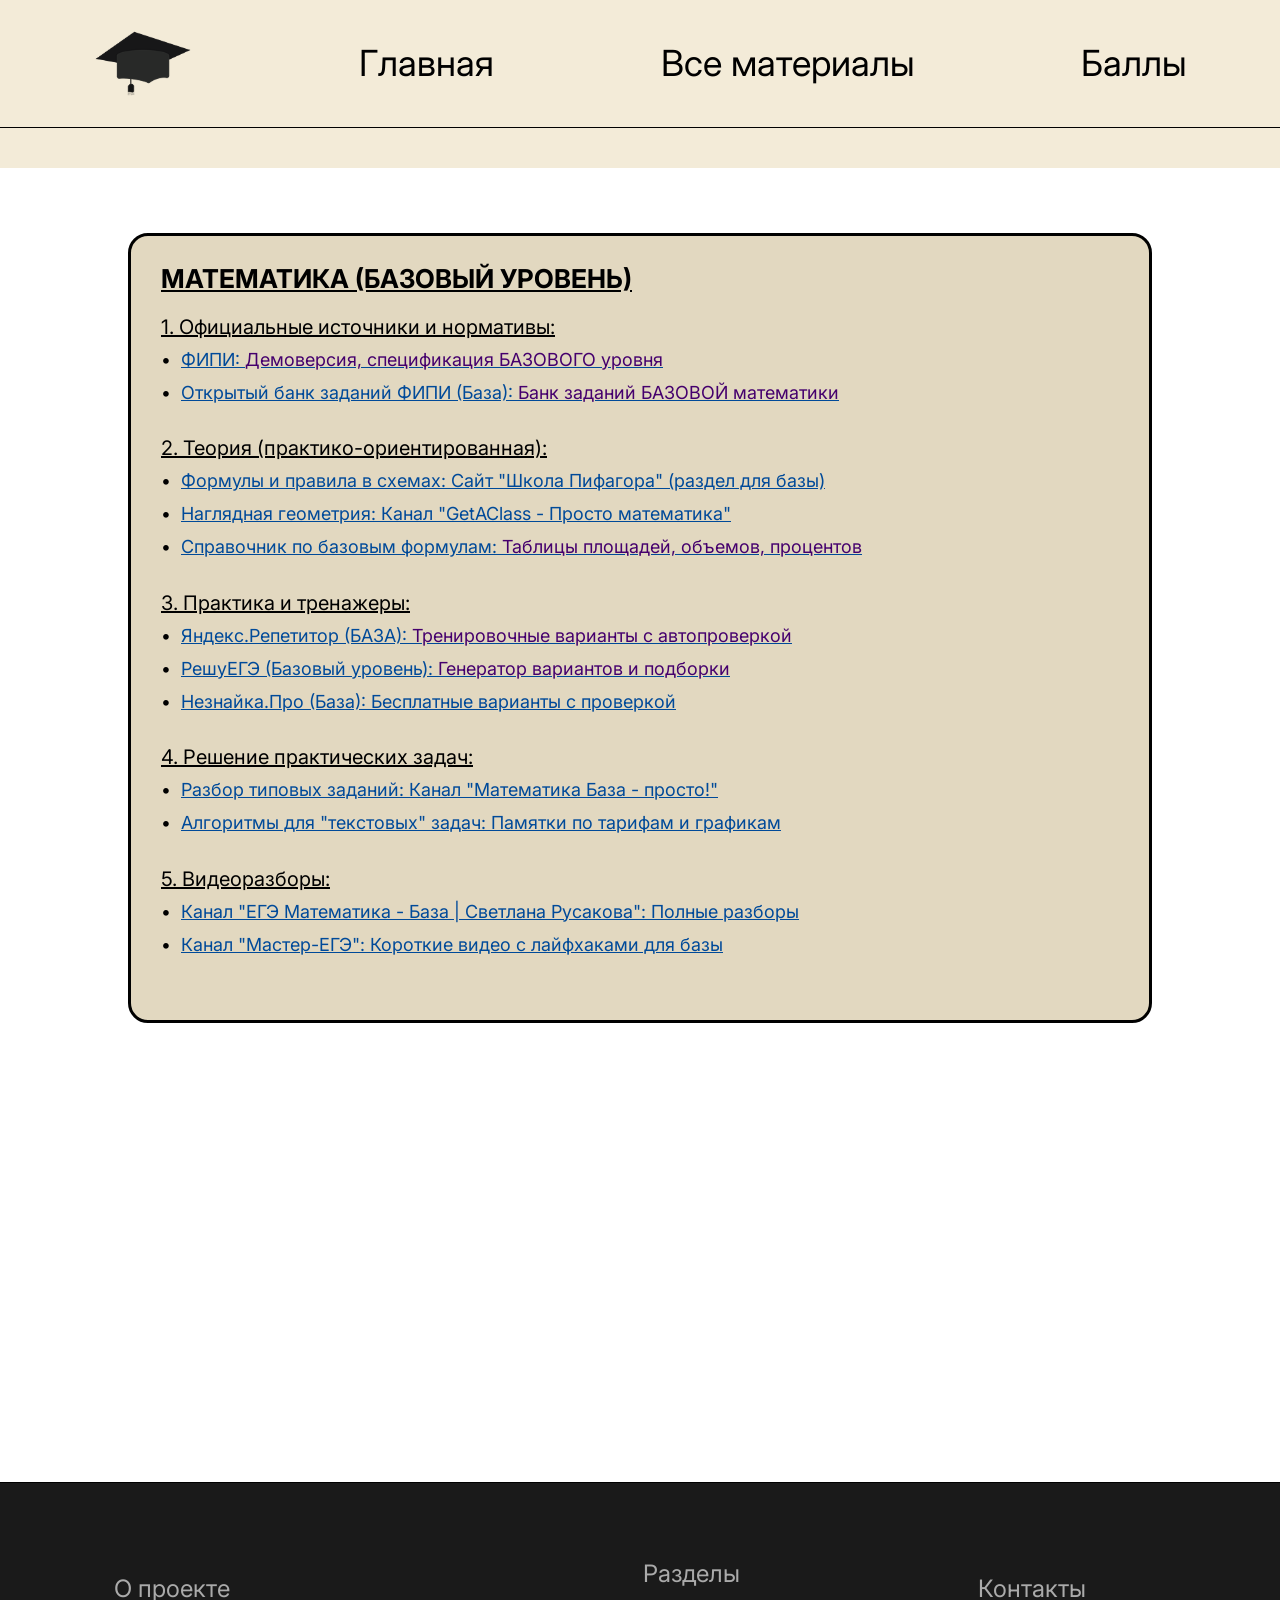
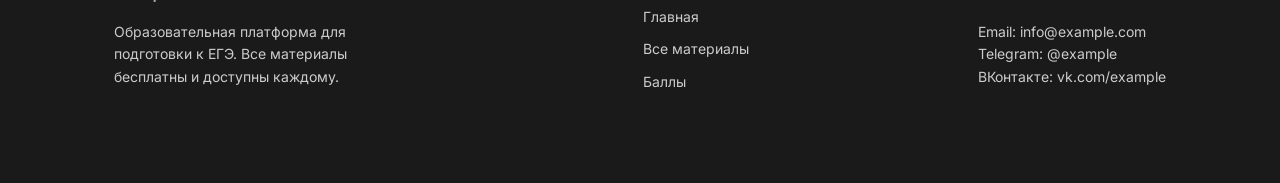
<file: math_baz.html>
<!DOCTYPE html>
<html lang="ru">
<head>
    <meta charset="UTF-8">
    <meta name="viewport" content="width=device-width, initial-scale=1.0">
    <link rel="preconnect" href="https://fonts.googleapis.com">
    <link rel="preconnect" href="https://fonts.gstatic.com" crossorigin>
    <link href="https://fonts.googleapis.com/css2?family=Inter:ital,opsz,wght@0,14..32,100..900;1,14..32,100..900&display=swap" rel="stylesheet">
    <link rel="stylesheet" href="./css/style.css">
    <link rel="icon" type="image/x-icon" href="./tab-icon.ico">
    <title>Все материалы</title>
</head>
<body>
    <div class="wrapper">
        <header class="head" style="min-height: auto; height: auto;">
            <nav class="search_1">
                <div class="logo">
                    <img src="./tab-icon.ico" alt="Логотип" width="100" height="50">
                </div>
                <div><a href="index.html">Главная</a></div>
                <div><a href="materials.html">Все материалы</a></div>
                <div><a href="ball.html">Баллы</a></div>
            </nav>
        </header>
        <main class="main">
          <section class="glavn">
            <span class="title-page">МАТЕМАТИКА (БАЗОВЫЙ УРОВЕНЬ)</span>

<div class="content-section">
    <span class="section-title">1. Официальные источники и нормативы:</span>
    <ul class="content-list">
        <li>ФИПИ: <a href="https://fipi.ru/ege/demoversii-specifikacii-kodifikatory" class="l1">Демоверсия, спецификация БАЗОВОГО уровня</a></li>
        <li>Открытый банк заданий ФИПИ (База): <a href="https://fipi.ru/ege/otkrytyy-bank-zadaniy-ege" class="l1">Банк заданий БАЗОВОЙ математики</a></li>
    </ul>
</div>

<div class="content-section">
    <span class="section-title">2. Теория (практико-ориентированная):</span>
    <ul class="content-list">
        <li>Формулы и правила в схемах: Сайт "Школа Пифагора" (раздел для базы)</li>
        <li>Наглядная геометрия: Канал "GetAClass - Просто математика"</li>
        <li>Справочник по базовым формулам: <a href="https://mathb-ege.sdamgia.ru/handbook" class="l1">Таблицы площадей, объемов, процентов</a></li>
    </ul>
</div>

<div class="content-section">
    <span class="section-title">3. Практика и тренажеры:</span>
    <ul class="content-list">
        <li>Яндекс.Репетитор (БАЗА): <a href="https://education.yandex.ru/ege/math-base" class="l1">Тренировочные варианты с автопроверкой</a></li>
        <li>РешуЕГЭ (Базовый уровень): <a href="https://mathb-ege.sdamgia.ru/" class="l1">Генератор вариантов и подборки</a></li>
        <li>Незнайка.Про (База): Бесплатные варианты с проверкой</li>
    </ul>
</div>

<div class="content-section">
    <span class="section-title">4. Решение практических задач:</span>
    <ul class="content-list">
        <li>Разбор типовых заданий: Канал "Математика База - просто!"</li>
        <li>Алгоритмы для "текстовых" задач: Памятки по тарифам и графикам</li>
    </ul>
</div>

<div class="content-section">
    <span class="section-title">5. Видеоразборы:</span>
    <ul class="content-list">
        <li>Канал "ЕГЭ Математика - База | Светлана Русакова": Полные разборы</li>
        <li>Канал "Мастер-ЕГЭ": Короткие видео с лайфхаками для базы</li>
    </ul>
</div>

          </section>
        </main>
        <footer class="footer">
            <div class="footer__col">
                <h3>О проекте</h3>
                <p>Образовательная платформа для подготовки к ЕГЭ. Все материалы бесплатны и доступны каждому.</p>
            </div>
            <div class="footer__col">
                <h3>Разделы</h3>
                <ul class="footer__list">
                    <li><a href="index.html">Главная</a></li>
                    <li><a href="materials.html">Все материалы</a></li>
                    <li><a href="ball.html">Баллы</a></li>
                </ul>
            </div>
            <div class="footer__col">
                <h3>Контакты</h3>
                <p>Email: info@example.com</p>
                <p>Telegram: @example</p>
                <p>ВКонтакте: vk.com/example</p>
            </div>
        </footer>
    </div>
</body>
</html>
</file>
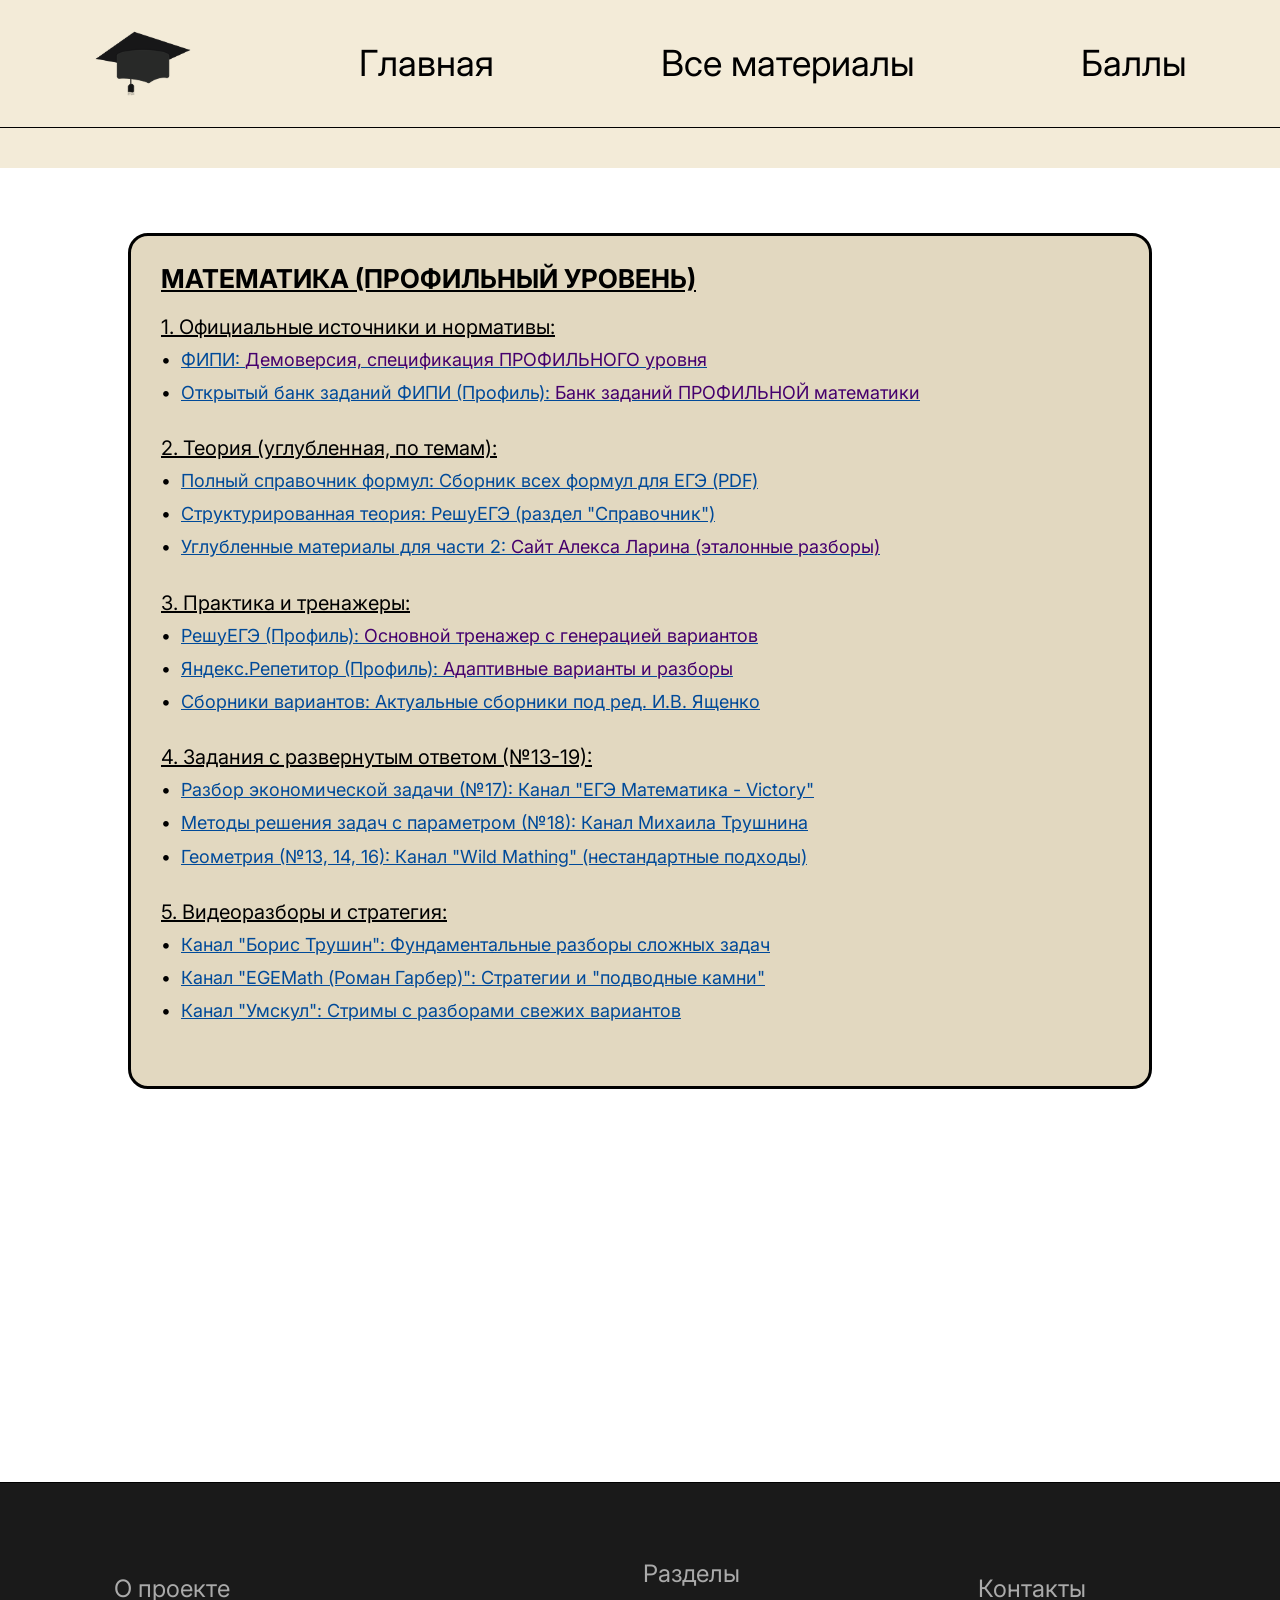
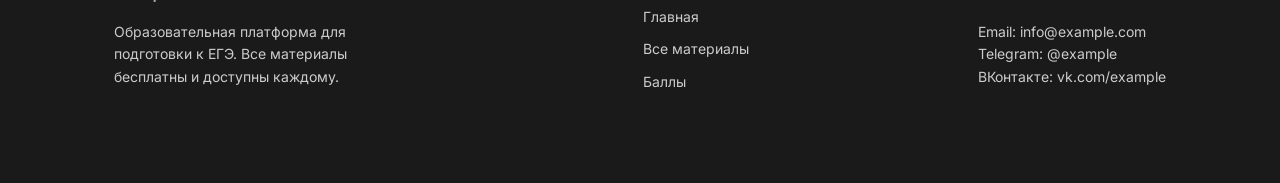
<file: math_prof.html>
<!DOCTYPE html>
<html lang="ru">
<head>
    <meta charset="UTF-8">
    <meta name="viewport" content="width=device-width, initial-scale=1.0">
    <link rel="preconnect" href="https://fonts.googleapis.com">
    <link rel="preconnect" href="https://fonts.gstatic.com" crossorigin>
    <link href="https://fonts.googleapis.com/css2?family=Inter:ital,opsz,wght@0,14..32,100..900;1,14..32,100..900&display=swap" rel="stylesheet">
    <link rel="stylesheet" href="./css/style.css">
    <link rel="icon" type="image/x-icon" href="./tab-icon.ico">
    <title>Все материалы</title>
</head>
<body>
    <div class="wrapper">
        <header class="head" style="min-height: auto; height: auto;">
            <nav class="search_1">
                <div class="logo">
                    <img src="./tab-icon.ico" alt="Логотип" width="100" height="50">
                </div>
                <div><a href="index.html">Главная</a></div>
                <div><a href="materials.html">Все материалы</a></div>
                <div><a href="ball.html">Баллы</a></div>
            </nav>
        </header>
        <main class="main">
          <section class="glavn">
            <span class="title-page">МАТЕМАТИКА (ПРОФИЛЬНЫЙ УРОВЕНЬ)</span>

<div class="content-section">
    <span class="section-title">1. Официальные источники и нормативы:</span>
    <ul class="content-list">
        <li>ФИПИ: <a href="https://fipi.ru/ege/demoversii-specifikacii-kodifikatory" class="l1">Демоверсия, спецификация ПРОФИЛЬНОГО уровня</a></li>
        <li>Открытый банк заданий ФИПИ (Профиль): <a href="https://fipi.ru/ege/otkrytyy-bank-zadaniy-ege" class="l1">Банк заданий ПРОФИЛЬНОЙ математики</a></li>
    </ul>
</div>

<div class="content-section">
    <span class="section-title">2. Теория (углубленная, по темам):</span>
    <ul class="content-list">
        <li>Полный справочник формул: Сборник всех формул для ЕГЭ (PDF)</li>
        <li>Структурированная теория: РешуЕГЭ (раздел "Справочник")</li>
        <li>Углубленные материалы для части 2: <a href="https://alexlarin.net/" class="l1">Сайт Алекса Ларина (эталонные разборы)</a></li>
    </ul>
</div>

<div class="content-section">
    <span class="section-title">3. Практика и тренажеры:</span>
    <ul class="content-list">
        <li>РешуЕГЭ (Профиль): <a href="https://mathege.sdamgia.ru/" class="l1">Основной тренажер с генерацией вариантов</a></li>
        <li>Яндекс.Репетитор (Профиль): <a href="https://yandex.ru/tutor/ege/math/profile/" class="l1">Адаптивные варианты и разборы</a></li>
        <li>Сборники вариантов: Актуальные сборники под ред. И.В. Ященко</li>
    </ul>
</div>

<div class="content-section">
    <span class="section-title">4. Задания с развернутым ответом (№13-19):</span>
    <ul class="content-list">
        <li>Разбор экономической задачи (№17): Канал "ЕГЭ Математика - Victory"</li>
        <li>Методы решения задач с параметром (№18): Канал Михаила Трушнина</li>
        <li>Геометрия (№13, 14, 16): Канал "Wild Mathing" (нестандартные подходы)</li>
    </ul>
</div>

<div class="content-section">
    <span class="section-title">5. Видеоразборы и стратегия:</span>
    <ul class="content-list">
        <li>Канал "Борис Трушин": Фундаментальные разборы сложных задач</li>
        <li>Канал "EGEMath (Роман Гарбер)": Стратегии и "подводные камни"</li>
        <li>Канал "Умскул": Стримы с разборами свежих вариантов</li>
    </ul>
</div>

          </section>
        </main>
        <footer class="footer">
            <div class="footer__col">
                <h3>О проекте</h3>
                <p>Образовательная платформа для подготовки к ЕГЭ. Все материалы бесплатны и доступны каждому.</p>
            </div>
            <div class="footer__col">
                <h3>Разделы</h3>
                <ul class="footer__list">
                    <li><a href="index.html">Главная</a></li>
                    <li><a href="materials.html">Все материалы</a></li>
                    <li><a href="ball.html">Баллы</a></li>
                </ul>
            </div>
            <div class="footer__col">
                <h3>Контакты</h3>
                <p>Email: info@example.com</p>
                <p>Telegram: @example</p>
                <p>ВКонтакте: vk.com/example</p>
            </div>
        </footer>
    </div>
</body>
</html>
</file>
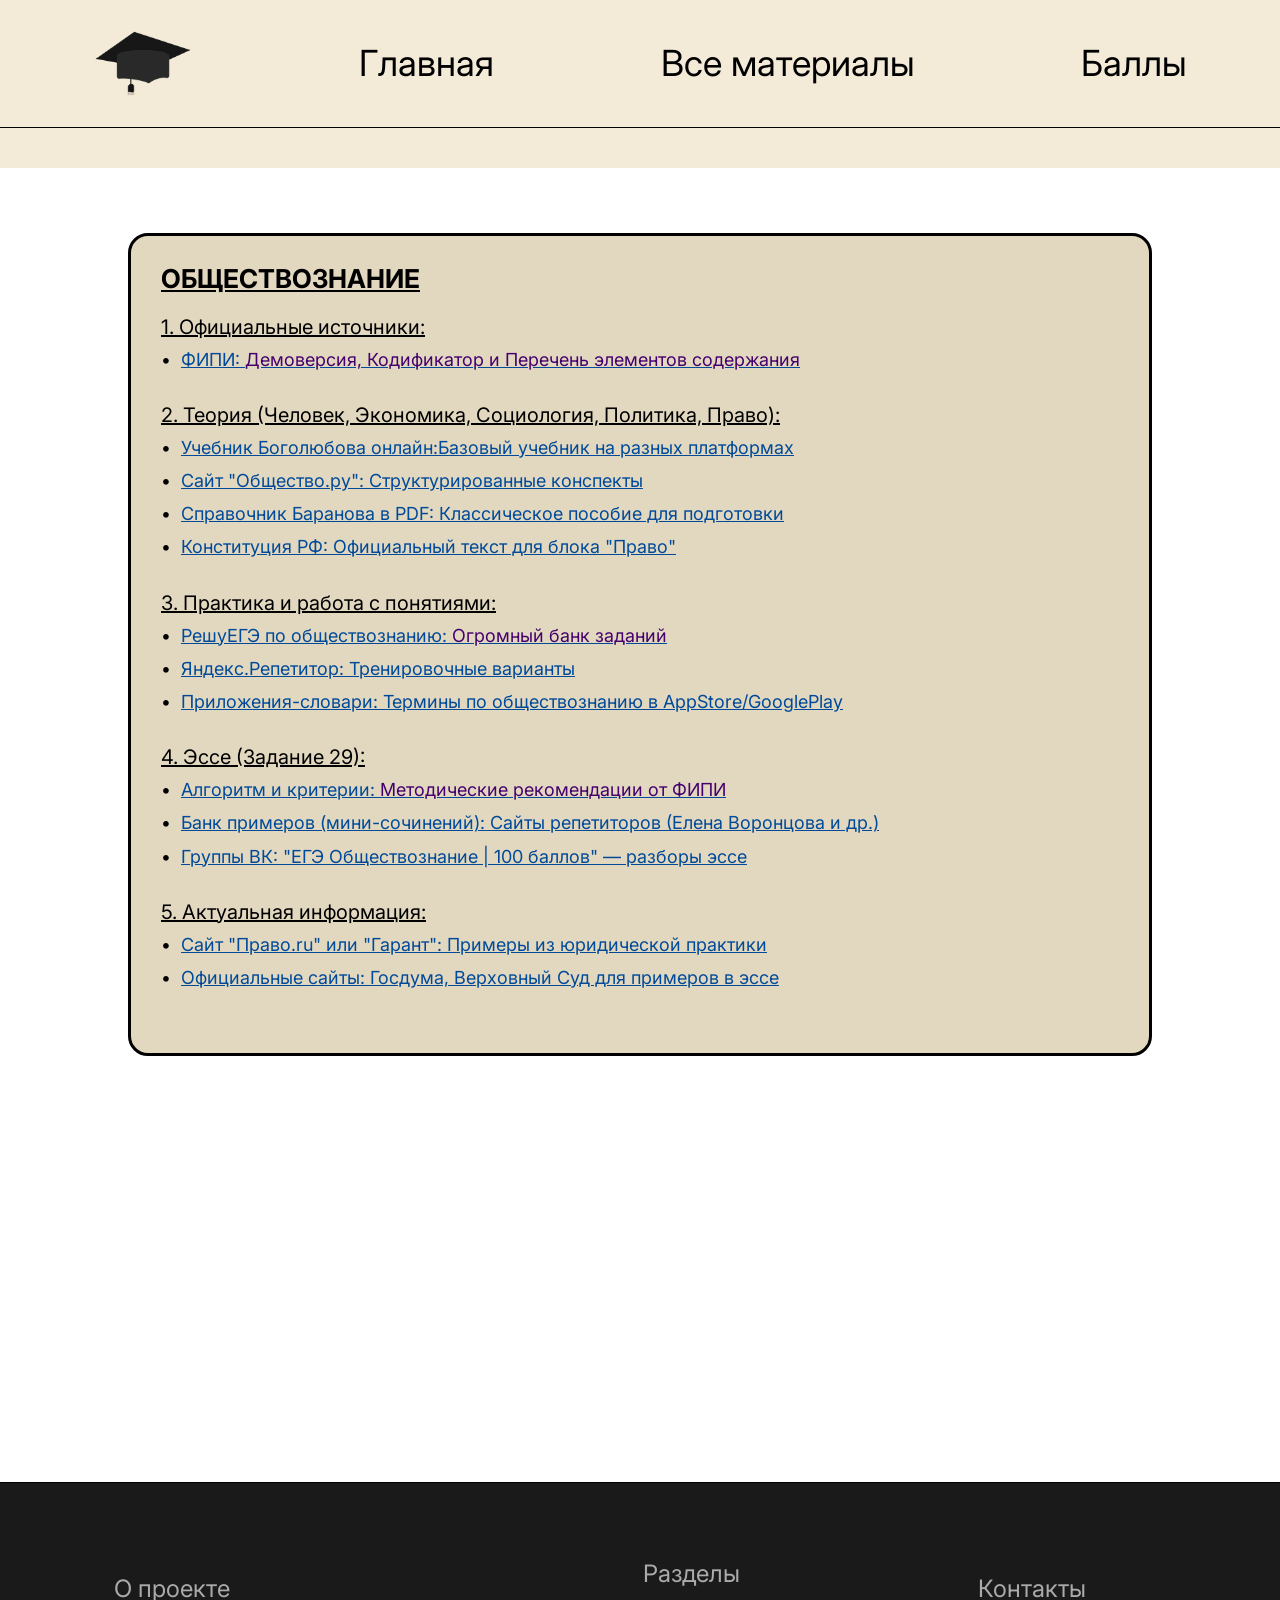
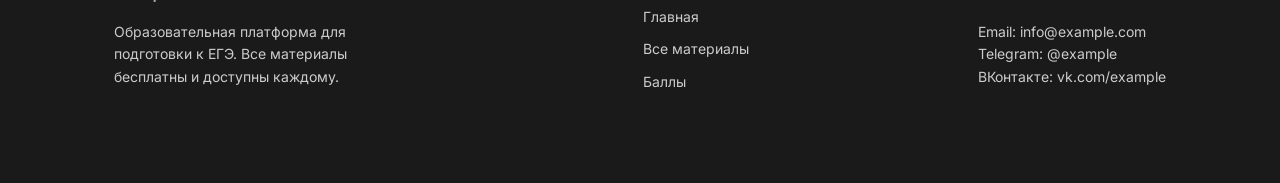
<file: obh.html>
<!DOCTYPE html>
<html lang="ru">
<head>
    <meta charset="UTF-8">
    <meta name="viewport" content="width=device-width, initial-scale=1.0">
    <link rel="preconnect" href="https://fonts.googleapis.com">
    <link rel="preconnect" href="https://fonts.gstatic.com" crossorigin>
    <link href="https://fonts.googleapis.com/css2?family=Inter:ital,opsz,wght@0,14..32,100..900;1,14..32,100..900&display=swap" rel="stylesheet">
    <link rel="stylesheet" href="./css/style.css">
    <link rel="icon" type="image/x-icon" href="./tab-icon.ico">
    <title>Все материалы</title>
</head>
<body>
    <div class="wrapper">
        <header class="head" style="min-height: auto; height: auto;">
            <nav class="search_1">
                <div class="logo">
                    <img src="./tab-icon.ico" alt="Логотип" width="100" height="50">
                </div>
                <div><a href="index.html">Главная</a></div>
                <div><a href="materials.html">Все материалы</a></div>
                <div><a href="ball.html">Баллы</a></div>
            </nav>
        </header>
        <main class="main">
          <section class="glavn">
            <span class="title-page">ОБЩЕСТВОЗНАНИЕ</span>

<div class="content-section">
    <span class="section-title">1. Официальные источники:</span>
    <ul class="content-list">
        <li>ФИПИ: <a href="https://fipi.ru/ege/demoversii-specifikacii-kodifikatory" class="l1">Демоверсия, Кодификатор и Перечень элементов содержания</a></li>
    </ul>
</div>

<div class="content-section">
    <span class="section-title">2. Теория (Человек, Экономика, Социология, Политика, Право):</span>
    <ul class="content-list">
        <li>Учебник Боголюбова онлайн:Базовый учебник на разных платформах</li>
        <li>Сайт "Общество.ру": Структурированные конспекты</li>
        <li>Справочник Баранова в PDF: Классическое пособие для подготовки</li>
        <li>Конституция РФ: Официальный текст для блока "Право"</li>
    </ul>
</div>

<div class="content-section">
    <span class="section-title">3. Практика и работа с понятиями:</span>
    <ul class="content-list">
        <li>РешуЕГЭ по обществознанию: <a href="https://soc-ege.sdamgia.ru/" class="l1">Огромный банк заданий</a></li>
        <li>Яндекс.Репетитор: Тренировочные варианты</li>
        <li>Приложения-словари: Термины по обществознанию в AppStore/GooglePlay</li>
    </ul>
</div>

<div class="content-section">
    <span class="section-title">4. Эссе (Задание 29):</span>
    <ul class="content-list">
        <li>Алгоритм и критерии: <a href="https://fipi.ru/ege/metodicheskaya-kopilka" class="l1">Методические рекомендации от ФИПИ</a></li>
        <li>Банк примеров (мини-сочинений): Сайты репетиторов (Елена Воронцова и др.)</li>
        <li>Группы ВК: "ЕГЭ Обществознание | 100 баллов" — разборы эссе</li>
    </ul>
</div>

<div class="content-section">
    <span class="section-title">5. Актуальная информация:</span>
    <ul class="content-list">
        <li>Сайт "Право.ru" или "Гарант": Примеры из юридической практики</li>
        <li>Официальные сайты: Госдума, Верховный Суд для примеров в эссе</li>
    </ul>
</div>

          </section>
        </main>
        <footer class="footer">
            <div class="footer__col">
                <h3>О проекте</h3>
                <p>Образовательная платформа для подготовки к ЕГЭ. Все материалы бесплатны и доступны каждому.</p>
            </div>
            <div class="footer__col">
                <h3>Разделы</h3>
                <ul class="footer__list">
                    <li><a href="index.html">Главная</a></li>
                    <li><a href="materials.html">Все материалы</a></li>
                    <li><a href="ball.html">Баллы</a></li>
                </ul>
            </div>
            <div class="footer__col">
                <h3>Контакты</h3>
                <p>Email: info@example.com</p>
                <p>Telegram: @example</p>
                <p>ВКонтакте: vk.com/example</p>
            </div>
        </footer>
    </div>
</body>
</html>
</file>
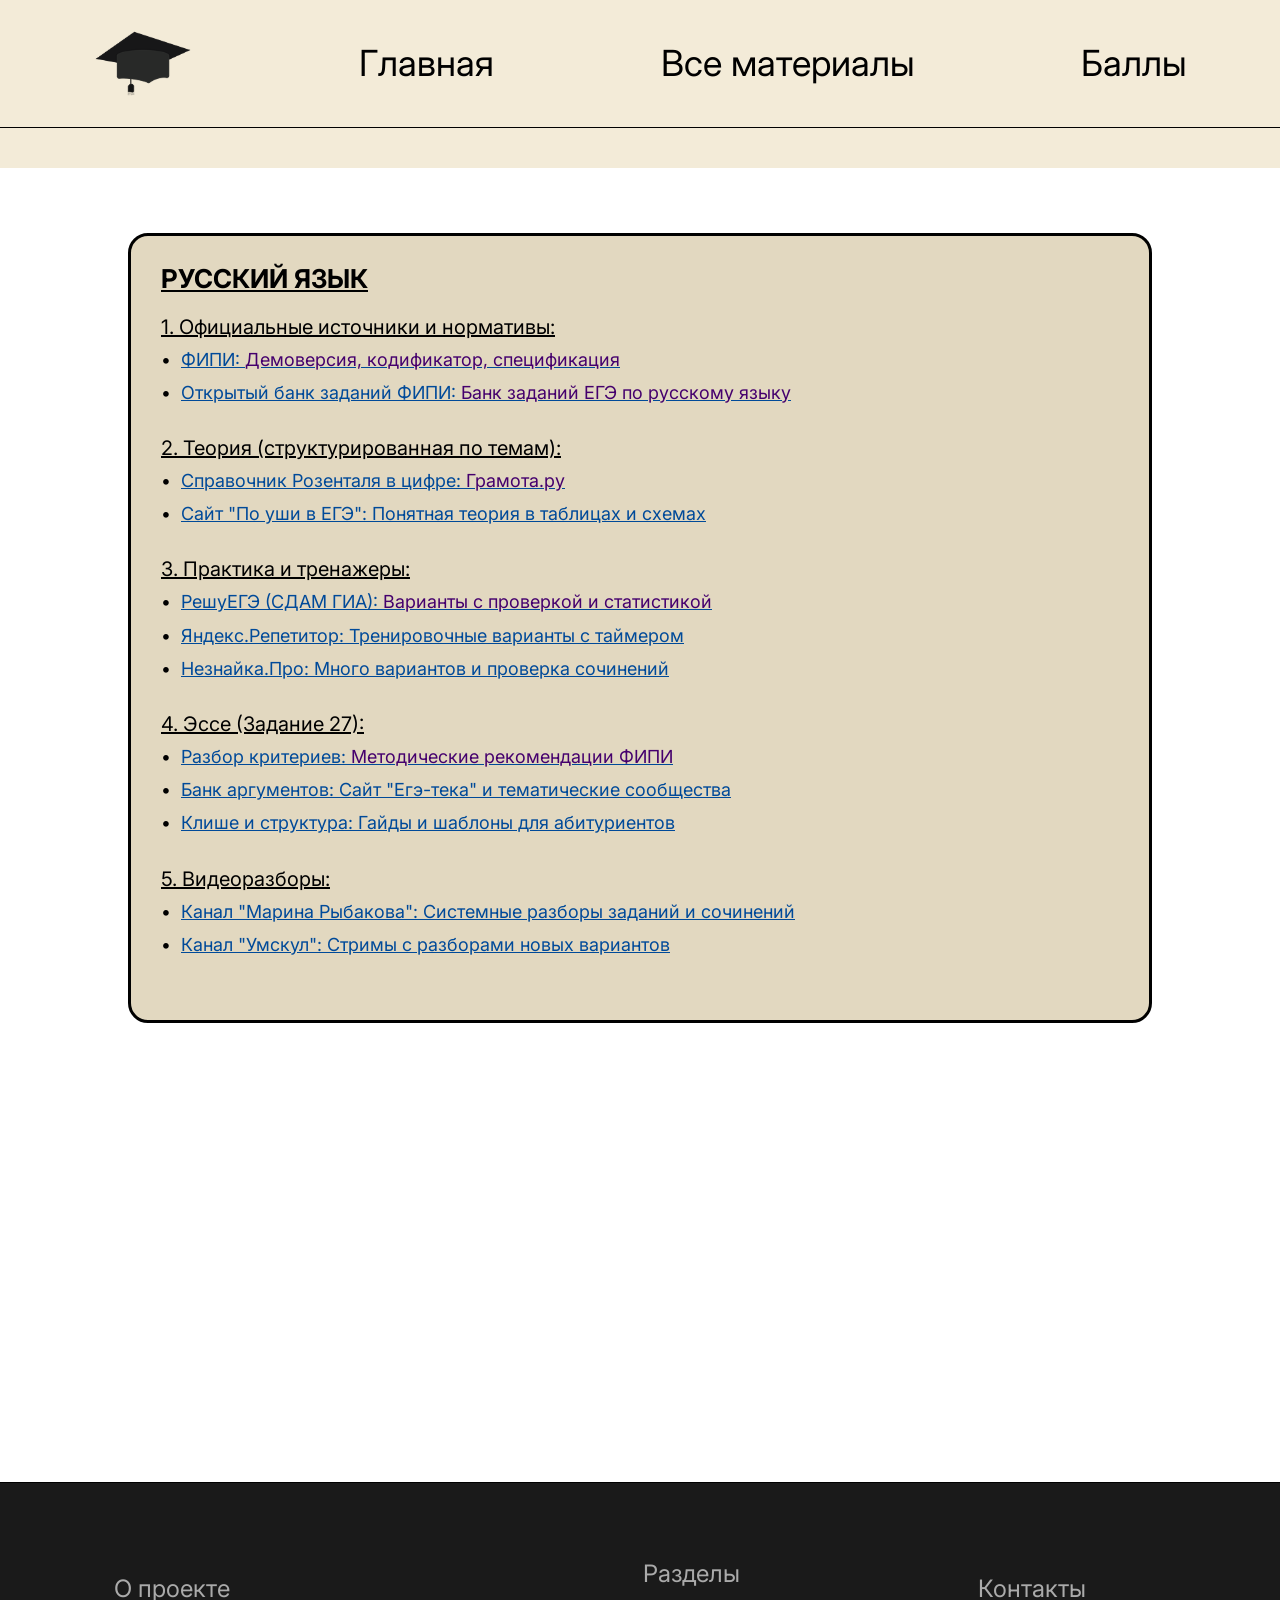
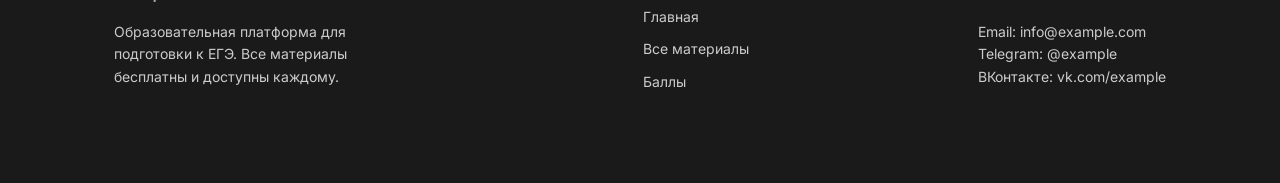
<file: rus.html>
<!DOCTYPE html>
<html lang="ru">
<head>
    <meta charset="UTF-8">
    <meta name="viewport" content="width=device-width, initial-scale=1.0">
    <link rel="preconnect" href="https://fonts.googleapis.com">
    <link rel="preconnect" href="https://fonts.gstatic.com" crossorigin>
    <link href="https://fonts.googleapis.com/css2?family=Inter:ital,opsz,wght@0,14..32,100..900;1,14..32,100..900&display=swap" rel="stylesheet">
    <link rel="stylesheet" href="./css/style.css">
    <link rel="icon" type="image/x-icon" href="./tab-icon.ico">
    <title>Все материалы</title>
</head>
<body>
    <div class="wrapper">
        <header class="head" style="min-height: auto; height: auto;">
            <nav class="search_1">
                <div class="logo">
                    <img src="./tab-icon.ico" alt="Логотип" width="100" height="50">
                </div>
                <div><a href="index.html">Главная</a></div>
                <div><a href="materials.html">Все материалы</a></div>
                <div><a href="ball.html">Баллы</a></div>
            </nav>
        </header>
        <main class="main">
          <section class="glavn">
            <span class="title-page">РУССКИЙ ЯЗЫК</span>

<div class="content-section">
    <span class="section-title">1. Официальные источники и нормативы:</span>
    <ul class="content-list">
        <li>ФИПИ: <a href="https://fipi.ru/ege/demoversii-specifikacii-kodifikatory" class="l1">Демоверсия, кодификатор, спецификация</a></li>
        <li>Открытый банк заданий ФИПИ: <a href="https://fipi.ru/ege/otkrytyy-bank-zadaniy-ege" class="l1">Банк заданий ЕГЭ по русскому языку</a></li>
    </ul>
</div>

<div class="content-section">
    <span class="section-title">2. Теория (структурированная по темам):</span>
    <ul class="content-list">
        <li>Справочник Розенталя в цифре: <a href="https://gramota.ru/" class="l1">Грамота.ру</a></li>
        <li>Сайт "По уши в ЕГЭ": Понятная теория в таблицах и схемах</li>
    </ul>
</div>

<div class="content-section">
    <span class="section-title">3. Практика и тренажеры:</span>
    <ul class="content-list">
        <li>РешуЕГЭ (СДАМ ГИА): <a href="https://rus-ege.sdamgia.ru/" class="l1">Варианты с проверкой и статистикой</a></li>
        <li>Яндекс.Репетитор: Тренировочные варианты с таймером</li>
        <li>Незнайка.Про: Много вариантов и проверка сочинений</li>
    </ul>
</div>

<div class="content-section">
    <span class="section-title">4. Эссе (Задание 27):</span>
    <ul class="content-list">
        <li>Разбор критериев: <a href="https://fipi.ru/ege/metodicheskaya-kopilka" class="l1">Методические рекомендации ФИПИ</a></li>
        <li>Банк аргументов: Сайт "Егэ-тека" и тематические сообщества</li>
        <li>Клише и структура: Гайды и шаблоны для абитуриентов</li>
    </ul>
</div>

<div class="content-section">
    <span class="section-title">5. Видеоразборы:</span>
    <ul class="content-list">
        <li>Канал "Марина Рыбакова": Системные разборы заданий и сочинений</li>
        <li>Канал "Умскул": Стримы с разборами новых вариантов</li>
    </ul>
</div>

          </section>
        </main>
        <footer class="footer">
            <div class="footer__col">
                <h3>О проекте</h3>
                <p>Образовательная платформа для подготовки к ЕГЭ. Все материалы бесплатны и доступны каждому.</p>
            </div>
            <div class="footer__col">
                <h3>Разделы</h3>
                <ul class="footer__list">
                    <li><a href="index.html">Главная</a></li>
                    <li><a href="materials.html">Все материалы</a></li>
                    <li><a href="ball.html">Баллы</a></li>
                </ul>
            </div>
            <div class="footer__col">
                <h3>Контакты</h3>
                <p>Email: info@example.com</p>
                <p>Telegram: @example</p>
                <p>ВКонтакте: vk.com/example</p>
            </div>
        </footer>
    </div>
</body>
</html>
</file>
<file: css/style.css>
/* ===== reset.css (объединено) ===== */
* {
    padding: 0;
    margin: 0;
    border: 0;
}

*,
*:before,
*:after {
    -moz-box-sizing: border-box;
    -webkit-box-sizing: border-box;
    box-sizing: border-box;
}

:focus,
:active {
    outline: none;
}

a:focus,
a:active {
    outline: none;
}

nav,
footer,
header,
aside {
    display: block;
}

html,
body {
    height: 100%;
    width: 100%;
    font-size: 100%;
    line-height: 1;
    font-size: 14px;
    -ms-text-size-adjust: 100%;
    -moz-text-size-adjust: 100%;
    -webkit-text-size-adjust: 100%;
}

input,
button,
textarea {
    font-family: inherit;
}

input::-ms-clear {
    display: none;
}

button {
    cursor: pointer;
}

button::-moz-focus-inner {
    padding: 0;
    border: 0;
}

a,
a:visited {
    text-decoration: none;
}

a:hover {
    text-decoration: none;
}

ul li {
    list-style: none;
}

img {
    vertical-align: top;
    max-width: 100%;
    height: auto;
}

h1,
h2,
h3,
h4,
h5,
h6 {
    font-size: inherit;
    font-weight: inherit;
}

a {
    color: inherit;
}

/* ===== Основные стили ===== */
body {
    font-family: "Inter", sans-serif;
    background: #f5f3ef;
}

.wrapper {
    min-height: 100vh;
    display: flex;
    flex-direction: column;
}

/* ===== Шапка ===== */
.head {
    width: 100%;
    min-height: 880px;
    background: #f3ebd8;
    position: relative;
    padding-bottom: 40px;
}

.search_1 {
    display: flex;
    justify-content: space-around;
    align-items: center;
    border-bottom: 1px solid black;
    width: 100%;
    min-height: 120px;
    font-family: "Inter", sans-serif;
    font-weight: 400;
    font-size: clamp(20px, 3vw, 36px);
    padding: 20px;
    flex-wrap: wrap;
    gap: 20px;
}

.search_1 div {
    transition: opacity 0.2s;
}

.search_1 div:hover {
    opacity: 0.7;
}

/* Книжка в углу */
.book_img {
    position: absolute;
    bottom: 0;
    right: 0;
    max-width: 800px;
    width: 100%;
    height: auto;
    object-fit: contain;
}

/* ===== Блок "Популярные материалы" ===== */
.up {
    display: flex;
    justify-content: space-between;
    align-items: center;
    flex-wrap: wrap;
    gap: 30px;
    margin: 60px 100px 40px;
}

.name1 {
    font-family: "Inter", sans-serif;
    font-weight: 400;
    font-size: clamp(24px, 4vw, 36px);
}

.button_name1 {
    background-color: #2ac6ff;
    border-radius: 20px;
    width: 292px;
    height: 50px;
    display: flex;
    align-items: center;
    justify-content: center;
    transition: all 0.2s;
    box-shadow: 0 4px 10px rgba(42, 198, 255, 0.3);
}

.button_name1:hover {
    background-color: #1ca8db;
    transform: translateY(-2px);
    box-shadow: 0 6px 15px rgba(42, 198, 255, 0.4);
}

.button_name1_text {
    font-family: "Inter", sans-serif;
    font-weight: 400;
    font-size: 24px;
    text-align: center;
    color: #fff;
}

/* ===== Карточки предметов ===== */
.predm {
    display: flex;
    gap: 30px;
    margin: 0 100px 60px;
    justify-content: center;
    flex-wrap: wrap;
}

.math_prof,
.math_baz,
.rus,
.fiz {
    border-radius: 30px;
    width: 100%;
    max-width: 362px;
    height: 350px;
    display: flex;
    align-items: flex-end;
    justify-content: center;
    padding-bottom: 30px;
    transition: all 0.3s;
    box-shadow: 0 10px 20px rgba(0, 0, 0, 0.1);
}

.math_prof {
    background-color: #2b16e8;
}

.math_baz {
    background: #9a3de2;
}

.rus {
    background: #e97a2b;
}

.fiz {
    background: #fa3636;
}

.math_prof:hover,
.math_baz:hover,
.rus:hover,
.fiz:hover {
    transform: translateY(-10px);
    box-shadow: 0 20px 30px rgba(0, 0, 0, 0.2);
}

.math_prof_text,
.math_baz_text,
.rus_text,
.fiz_text {
    font-family: "Inter", sans-serif;
    font-weight: 400;
    font-size: clamp(24px, 3vw, 40px);
    text-align: center;
    color: #fffefe;
    width: 100%;
    padding: 0 15px;
}

/* ===== Основной контент ===== */
.main {
    width: 100%;
    min-height: 1315px;
    background-color: #fff;
    border-bottom: 1px solid black;
    padding: 20px 0 60px;
}

/* Статьи */
.text_state {
    margin: 80px 100px 40px;
    font-family: "Inter", sans-serif;
    font-weight: 400;
    font-size: clamp(24px, 4vw, 36px);
}

.state {
    display: flex;
    margin: 0 100px;
    gap: 30px;
    justify-content: center;
    flex-wrap: wrap;
}

.state1,
.state2,
.state3 {
    max-width: 492px;
    width: 100%;
    height: auto;
    min-height: 300px;
    object-fit: cover;
    border-radius: 20px;
    transition: transform 0.3s;
    box-shadow: 0 4px 15px rgba(0, 0, 0, 0.1);
}

.state1:hover,
.state2:hover,
.state3:hover {
    transform: scale(1.02);
}

/* ===== Подвал ===== */
.footer {
    height: 300px;
    width: 100%;
    background: #1a1a1a;
    color: #fff;
    display: flex;
    align-items: center;
    justify-content: space-around;
    flex-wrap: wrap;
    gap: 40px;
    padding: 40px 20px;
}

.footer__col {
    max-width: 300px;
}

.footer__col h3 {
    font-size: 24px;
    margin-bottom: 20px;
    color: #aaa;
}

.footer__col p,
.footer__col a {
    color: #ccc;
    line-height: 1.6;
    transition: color 0.2s;
}

.footer__col a:hover {
    color: #fff;
}

.footer__list {
    list-style: none;
}

.footer__list li {
    margin-bottom: 10px;
}

/* ===== Страница материалов (materials.html) ===== */
.block_1 {
    border: 3px solid #000;
    border-radius: 45px;
    width: 100%;
    max-width: 400px;
    height: 355px;
    background-color: #e2d8c0;
    display: flex;
    align-items: flex-end;
    justify-content: center;
    padding-bottom: 30px;
    transition: all 0.3s;
    box-shadow: 4px 4px 0 #00000025;
}

.block_1:hover {
    transform: translateY(-5px);
    box-shadow: 8px 8px 0 #00000025;
}

.main_2 {
    max-width: 1480px;
    margin: 80px auto;
    padding: 0 20px;
    display: grid;
    grid-template-columns: repeat(3, 1fr);
    gap: 30px;
    justify-items: center;
}

.text {
    font-family: "Inter", sans-serif;
    font-weight: 400;
    font-size: clamp(28px, 4vw, 48px);
    text-align: center;
    color: #000;
    width: 100%;
    padding: 0 15px;
}

.name {
    font-family: "Inter", sans-serif;
    font-weight: 400;
    font-size: clamp(28px, 4vw, 48px);
    text-align: center;
    margin: 40px 0 20px;
}

/* ===== Адаптивность ===== */
@media (max-width: 1200px) {
    .up,
    .predm,
    .text_state,
    .state {
        margin-left: 50px;
        margin-right: 50px;
    }

    .book_img {
        max-width: 300px;
    }
}

@media (max-width: 768px) {
    .search_1 {
        flex-direction: column;
        min-height: auto;
        padding: 20px;
    }

    .up {
        margin: 40px 20px;
        justify-content: center;
        text-align: center;
    }

    .name1 {
        width: 100%;
        text-align: center;
    }

    .button_name1 {
        width: 100%;
        max-width: 292px;
        margin: 0 auto;
    }

    .predm {
        margin: 0 20px 40px;
        gap: 20px;
    }

    .math_prof,
    .math_baz,
    .rus,
    .fiz {
        max-width: 100%;
        height: 250px;
    }

    .text_state {
        margin: 60px 20px 30px;
        text-align: center;
    }

    .state {
        margin: 0 20px;
    }

    .book_img {
        max-width: 200px;
        opacity: 0.5;
    }

    .footer {
        height: auto;
        flex-direction: column;
        text-align: center;
    }

    .footer__col {
        max-width: 100%;
    }
}

@media (max-width: 480px) {
    .head {
        min-height: auto;
    }

    .search_1 {
        font-size: 18px;
    }

    .book_img {
        display: none;
    }

    .math_prof_text,
    .math_baz_text,
    .rus_text,
    .fiz_text {
        font-size: 24px;
    }

    .button_name1_text {
        font-size: 20px;
    }

    .main_2 {
        grid-template-columns: 1fr;
    }

    .block_1 {
        height: 250px;
    }

    .text {
        font-size: 28px;
    }
}

/* Прижимаем футер к низу */
.wrapper {
    min-height: 100vh;
    display: flex;
    flex-direction: column;
}

.main {
    flex: 1 0 auto;
}

.footer {
    flex-shrink: 0;
}





.glavn {
    border: 3px solid black;
    border-radius: 20px;
    width: 80vw; /* 90% от ширины окна браузера */
    max-width: 9000px; /* Максимальная ширина */
    min-width: 300px; /* Минимальная ширина */
    
    height: auto;
    min-height: auto; /* Убираем минимальную высоту */
    max-height: none; /* Убираем максимальную высоту */

    
    background-color: #E2D8C0;
    margin: 5vh auto; /* Отступы сверху/снизу от высоты окна */
    padding: 30px;
    box-sizing: border-box;
    
    /* Для центрирования по вертикали */
    display: flex;
    flex-direction: column;
}
/* Бежевый контейнер с контентом */


/* Заголовок страницы (БИОЛОГИЯ) */
.title-page {
    display: block;
    font-weight: 700;
    font-size: 26px;
    text-decoration: underline;
    text-transform: uppercase;
    margin-bottom: 25px;
    color: #000;
}

/* Разделы контента */
.content-section {
    margin-bottom: 25px;
}

.section-title {
    font-size: 20px;
    text-decoration: underline;
    margin-bottom: 10px;
    display: block;
    font-weight: 400;
}

/* Список с подчеркиванием как на скриншоте */
.content-list {
    list-style: none;
    padding-left: 20px;
    margin: 0;
}

.content-list li {
    position: relative;
    font-size: 18px;
    margin-bottom: 8px;
    line-height: 1.4;
    color: #004a99; /* Синий цвет текста ссылок */
    text-decoration: underline;
}

/* Маркеры-точки */
.content-list li::before {
    content: "•";
    position: absolute;
    left: -20px;
    color: #000;
}





/* Исправление позиционирования при использовании ссылок-оберток */

/* 1. Для карточек предметов в блоке .predm */
.predm > a {
    display: block;    /* Делаем ссылку блоком, чтобы она приняла размеры карточки */
    width: 100%;       /* Растягиваем по ширине */
    max-width: 362px;  /* Ограничиваем, как было у самих карточек */
    text-decoration: none;
}

/* 2. Для сетки в .main_2 (страница материалов) */
.main_2 > a {
    display: block;
    width: 100%;
    max-width: 400px;
    text-decoration: none;
}

/* 3. Убираем лишние отступы, которые могут возникнуть у инлайновых ссылок */
a {
    vertical-align: top;
}




.l1 {
    color: #45006d;
}
</file>
